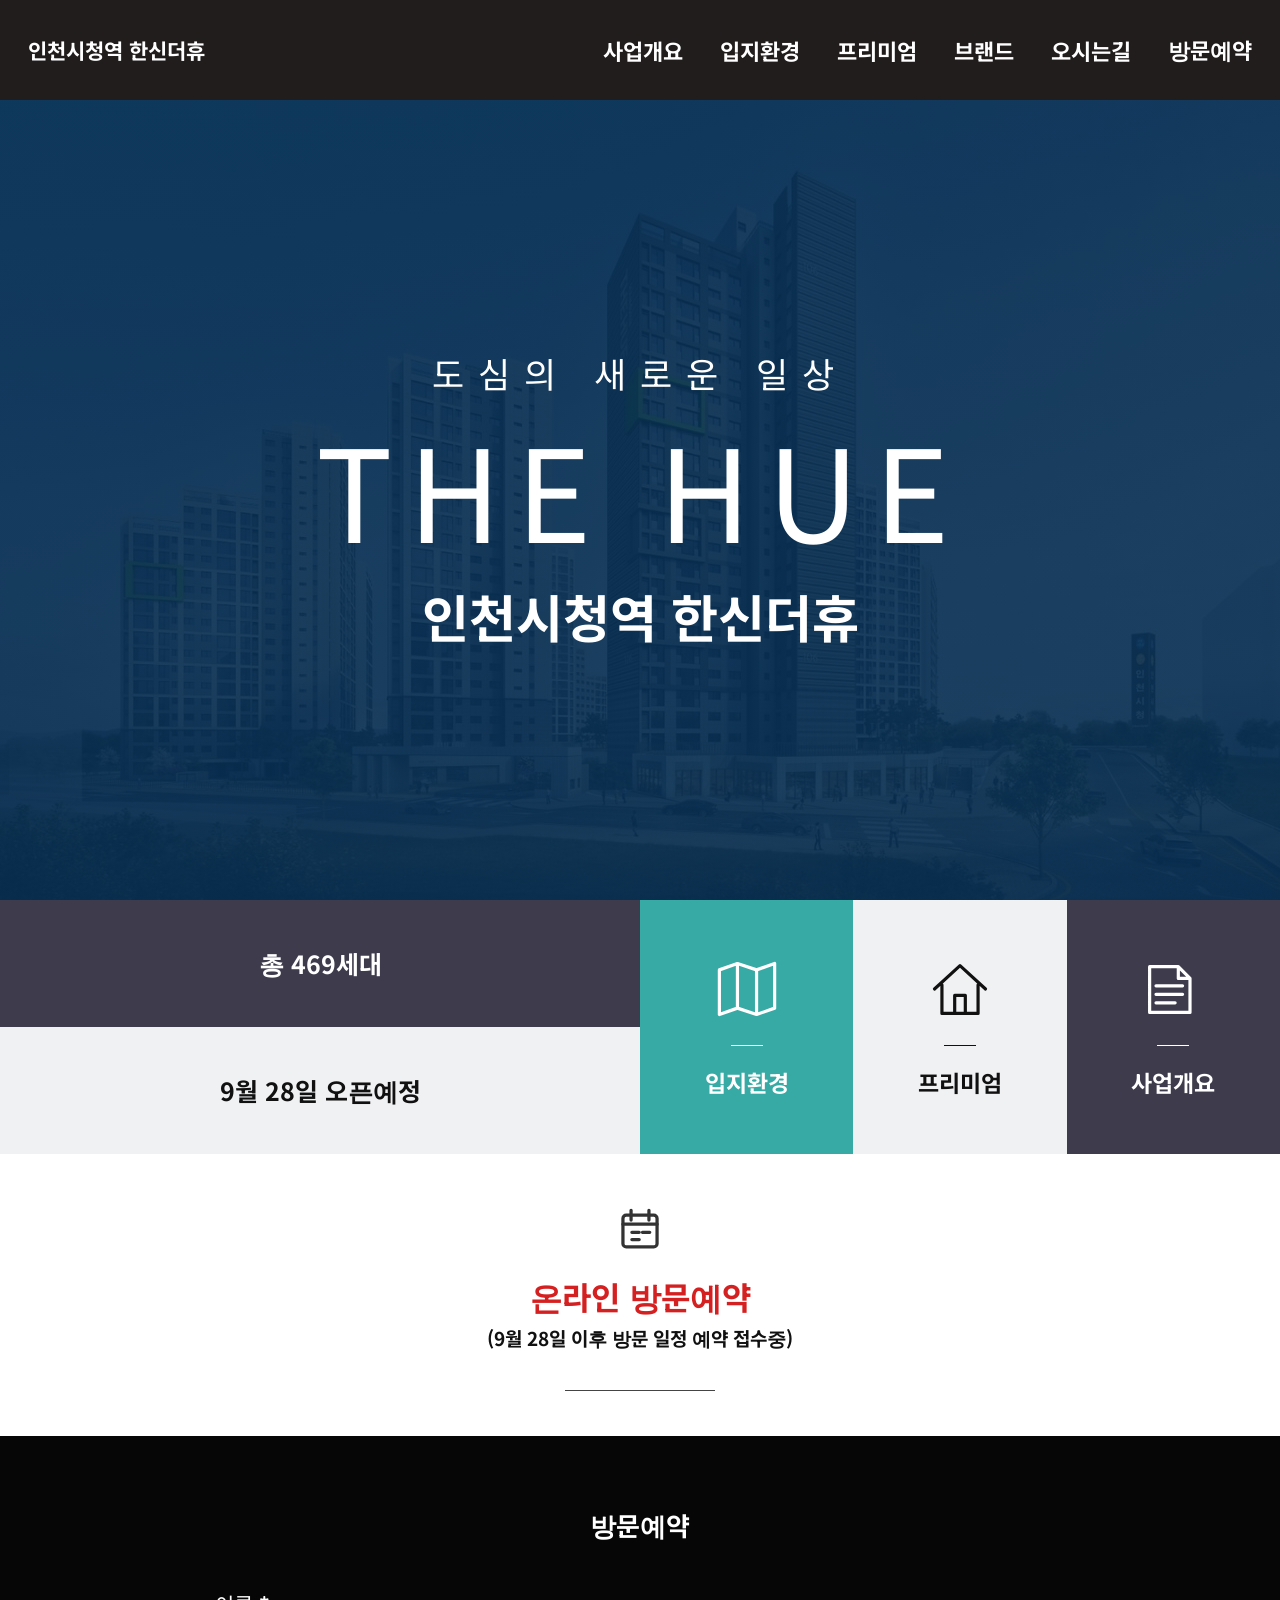
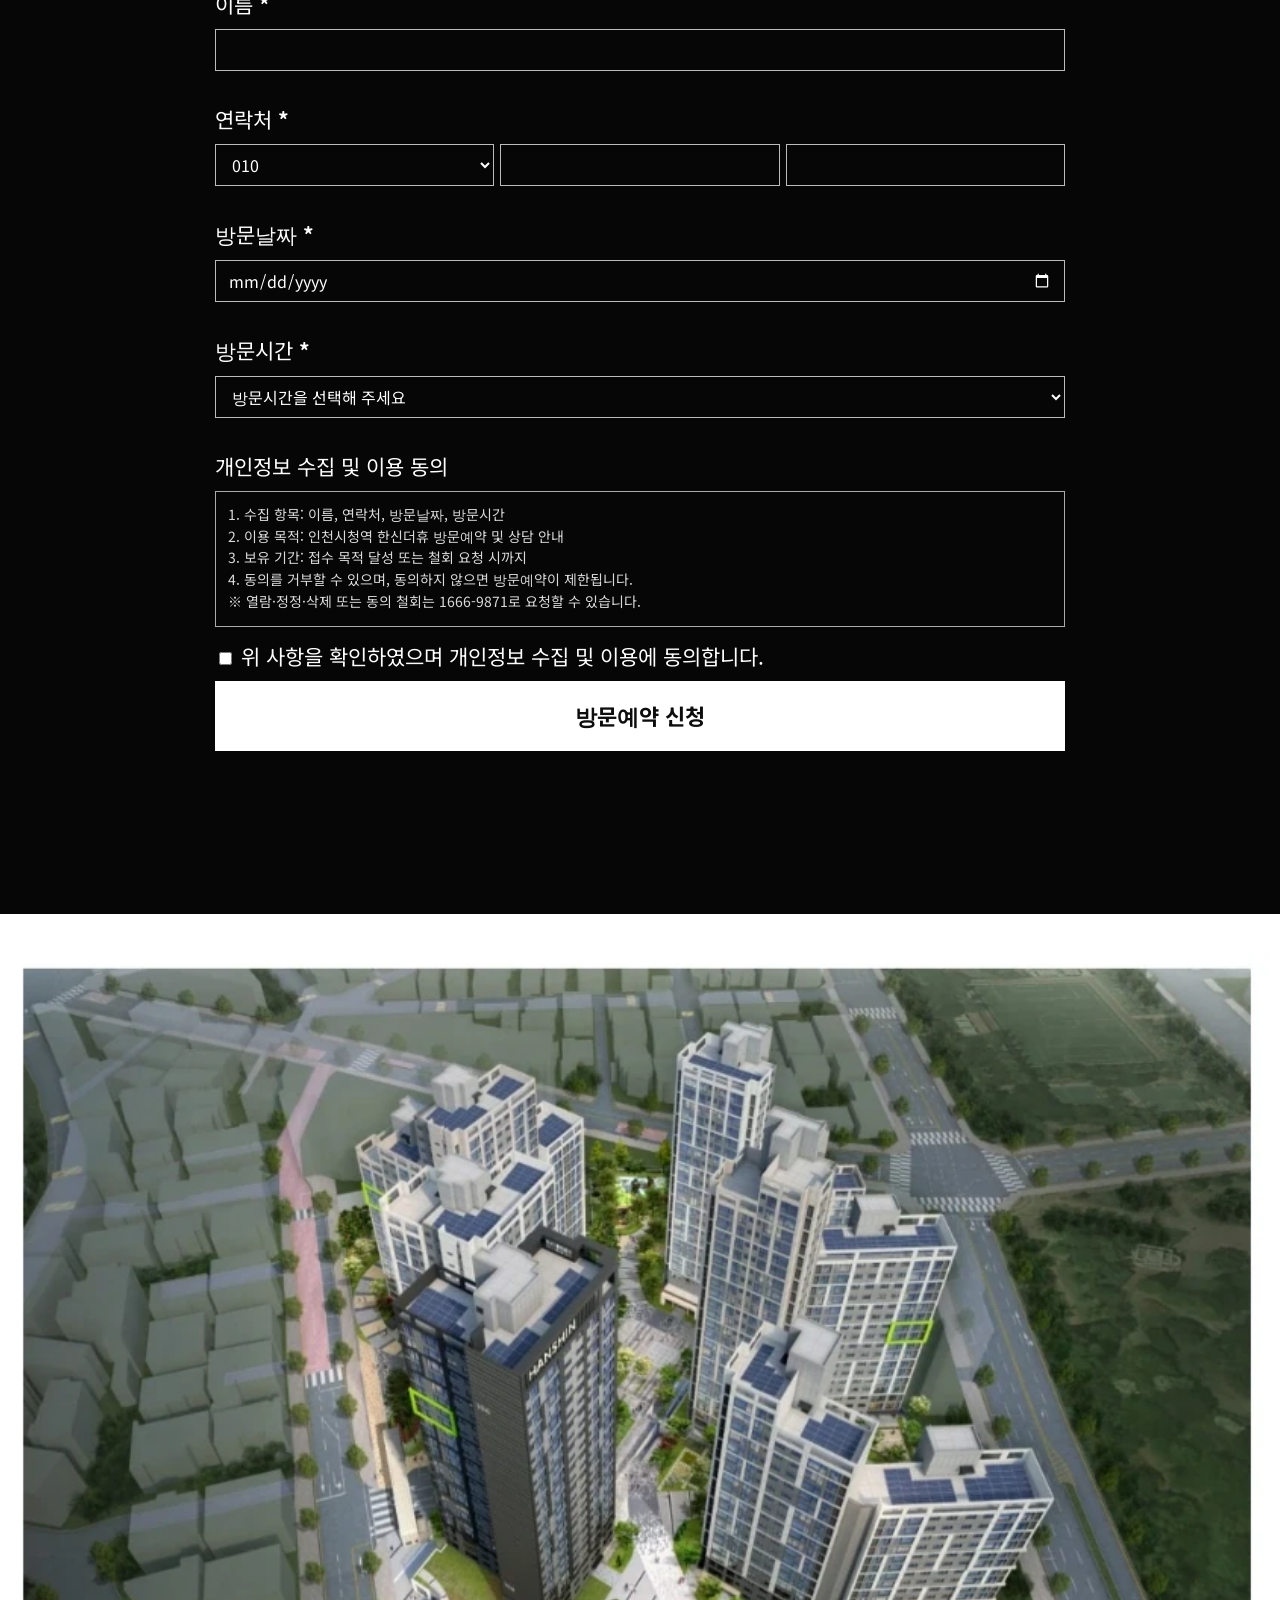
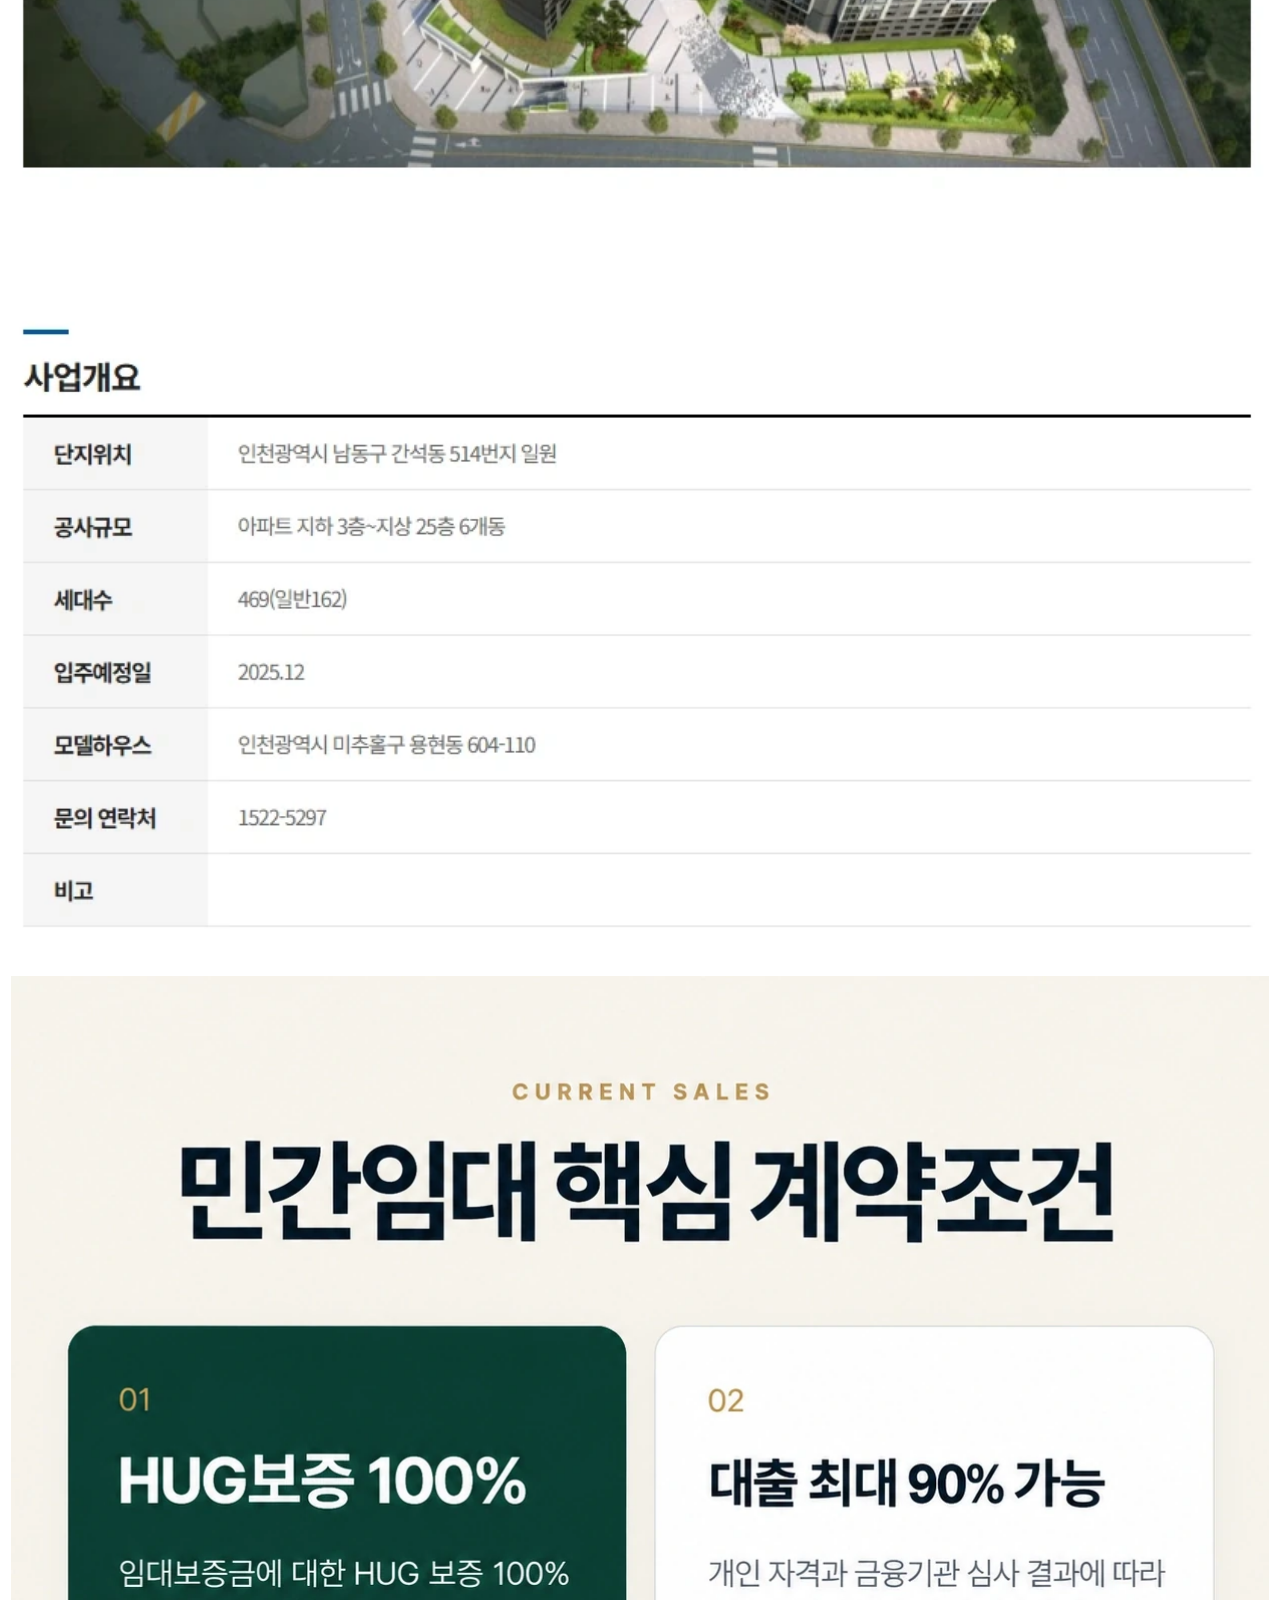
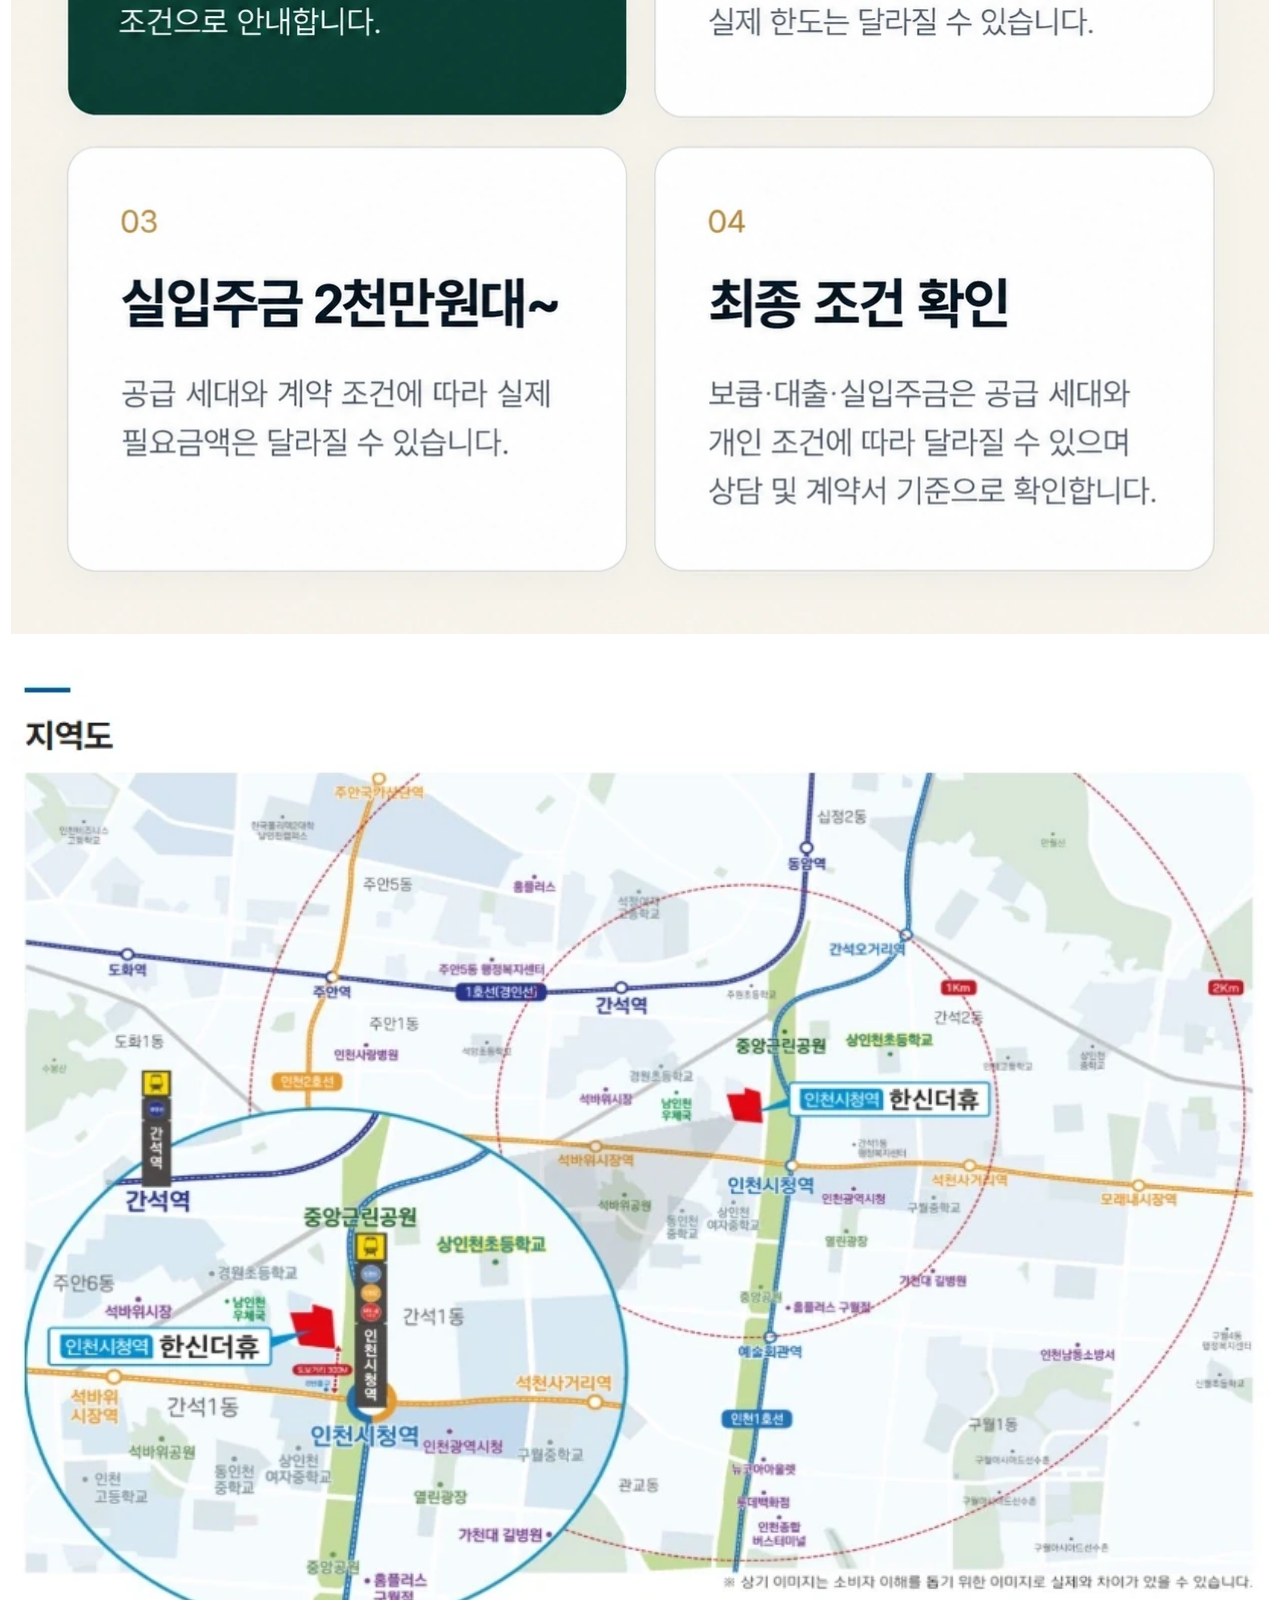
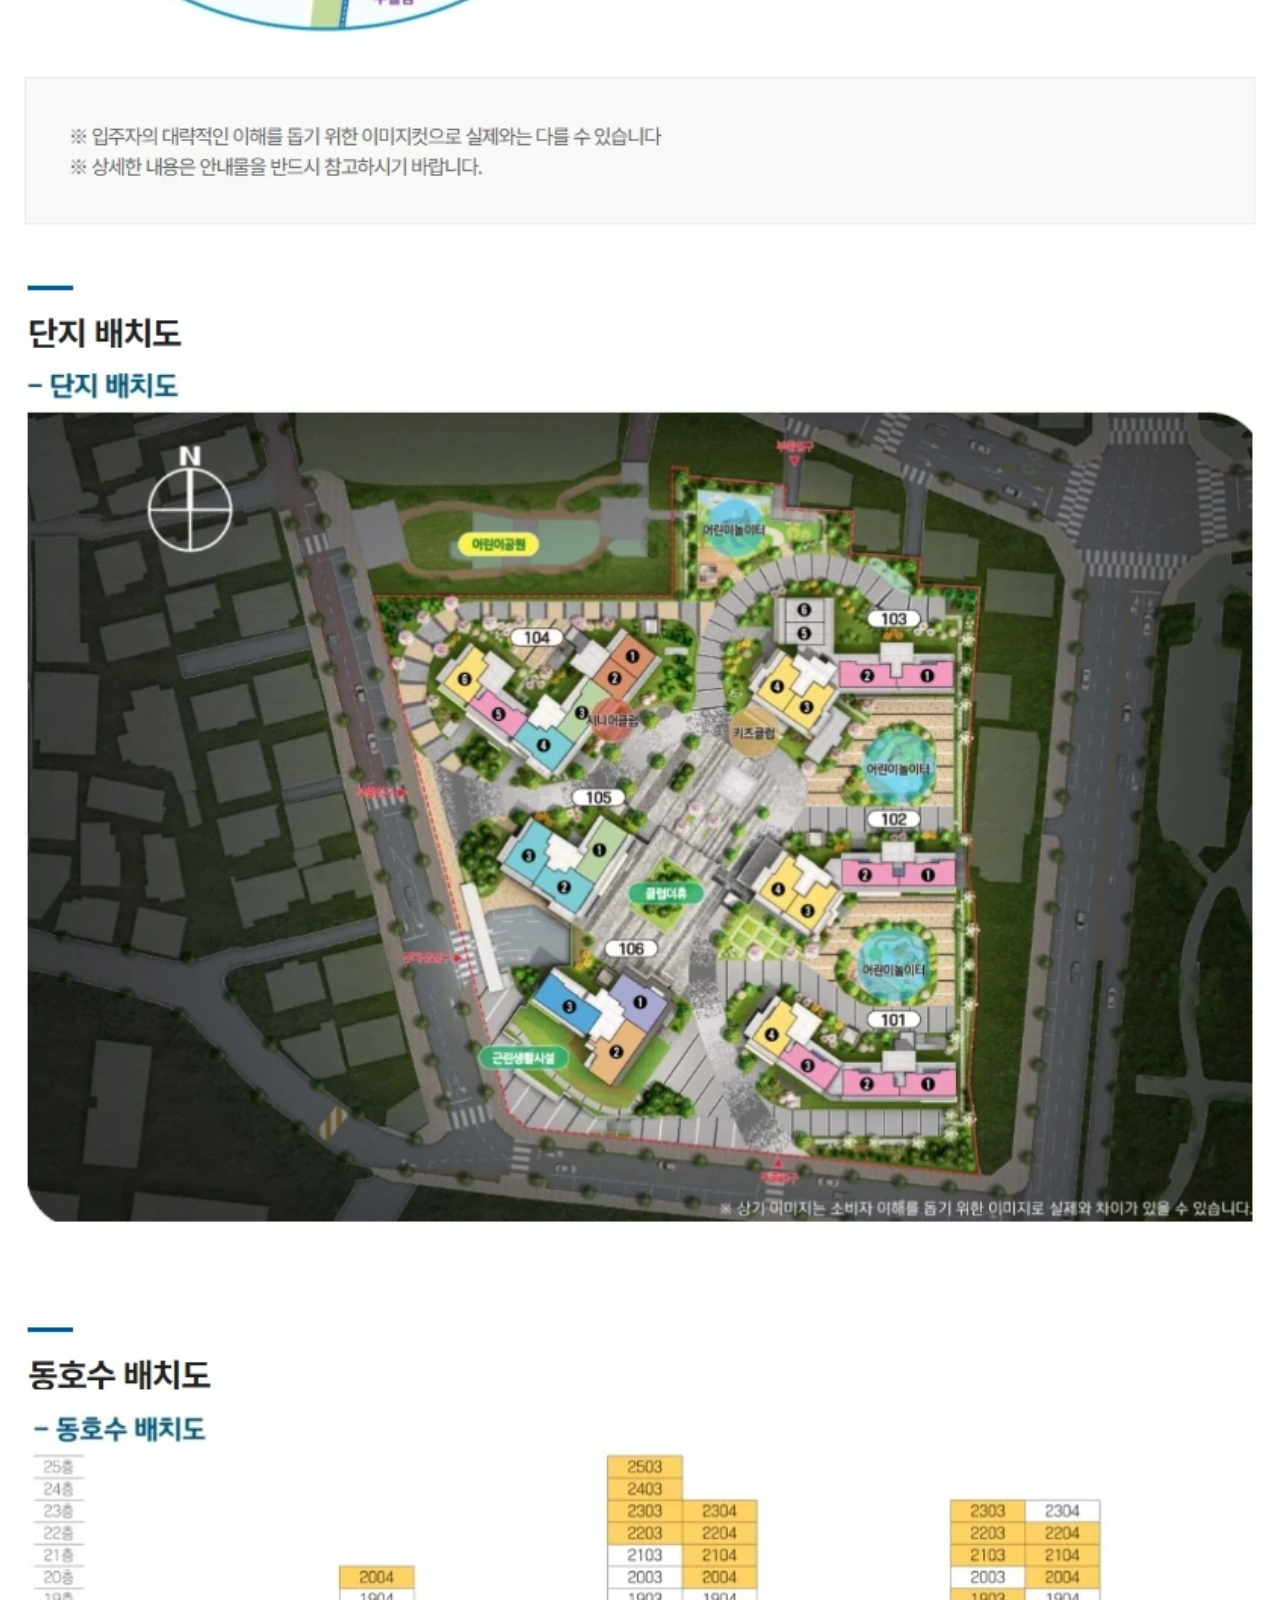
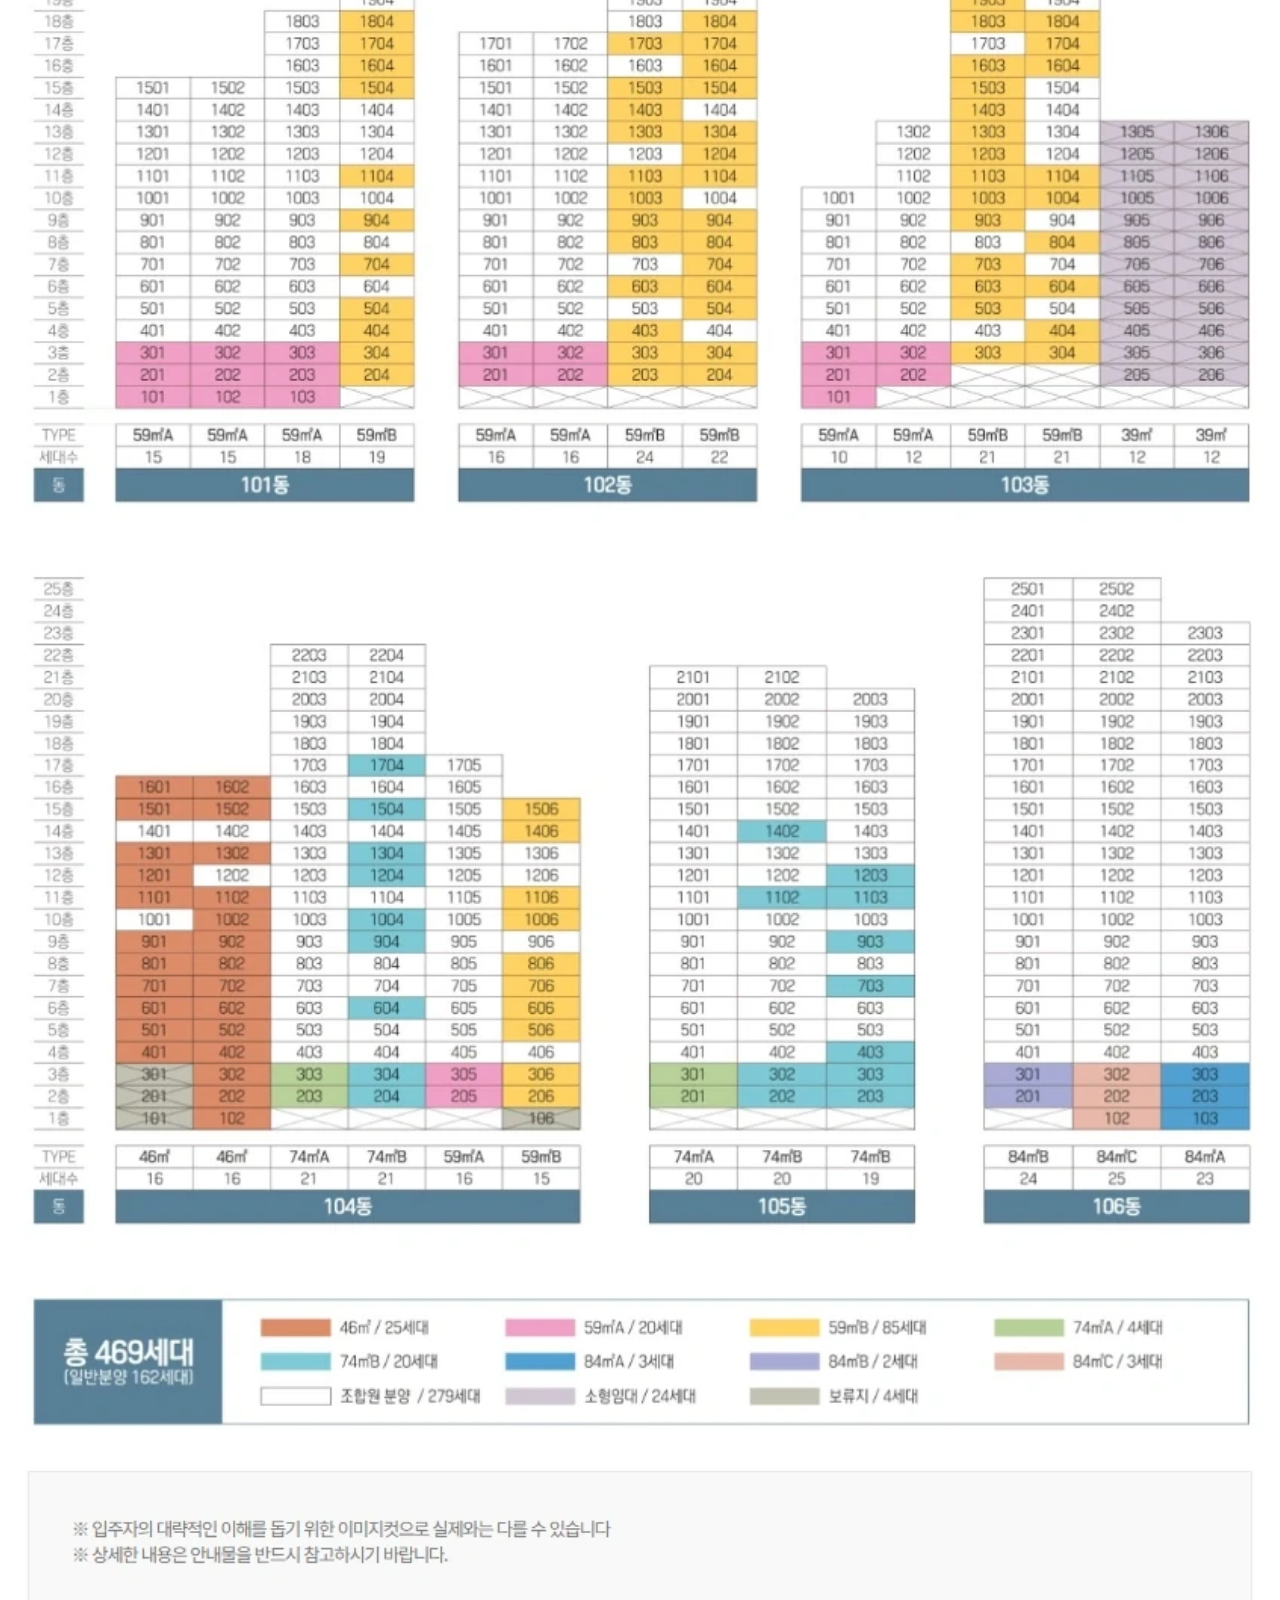
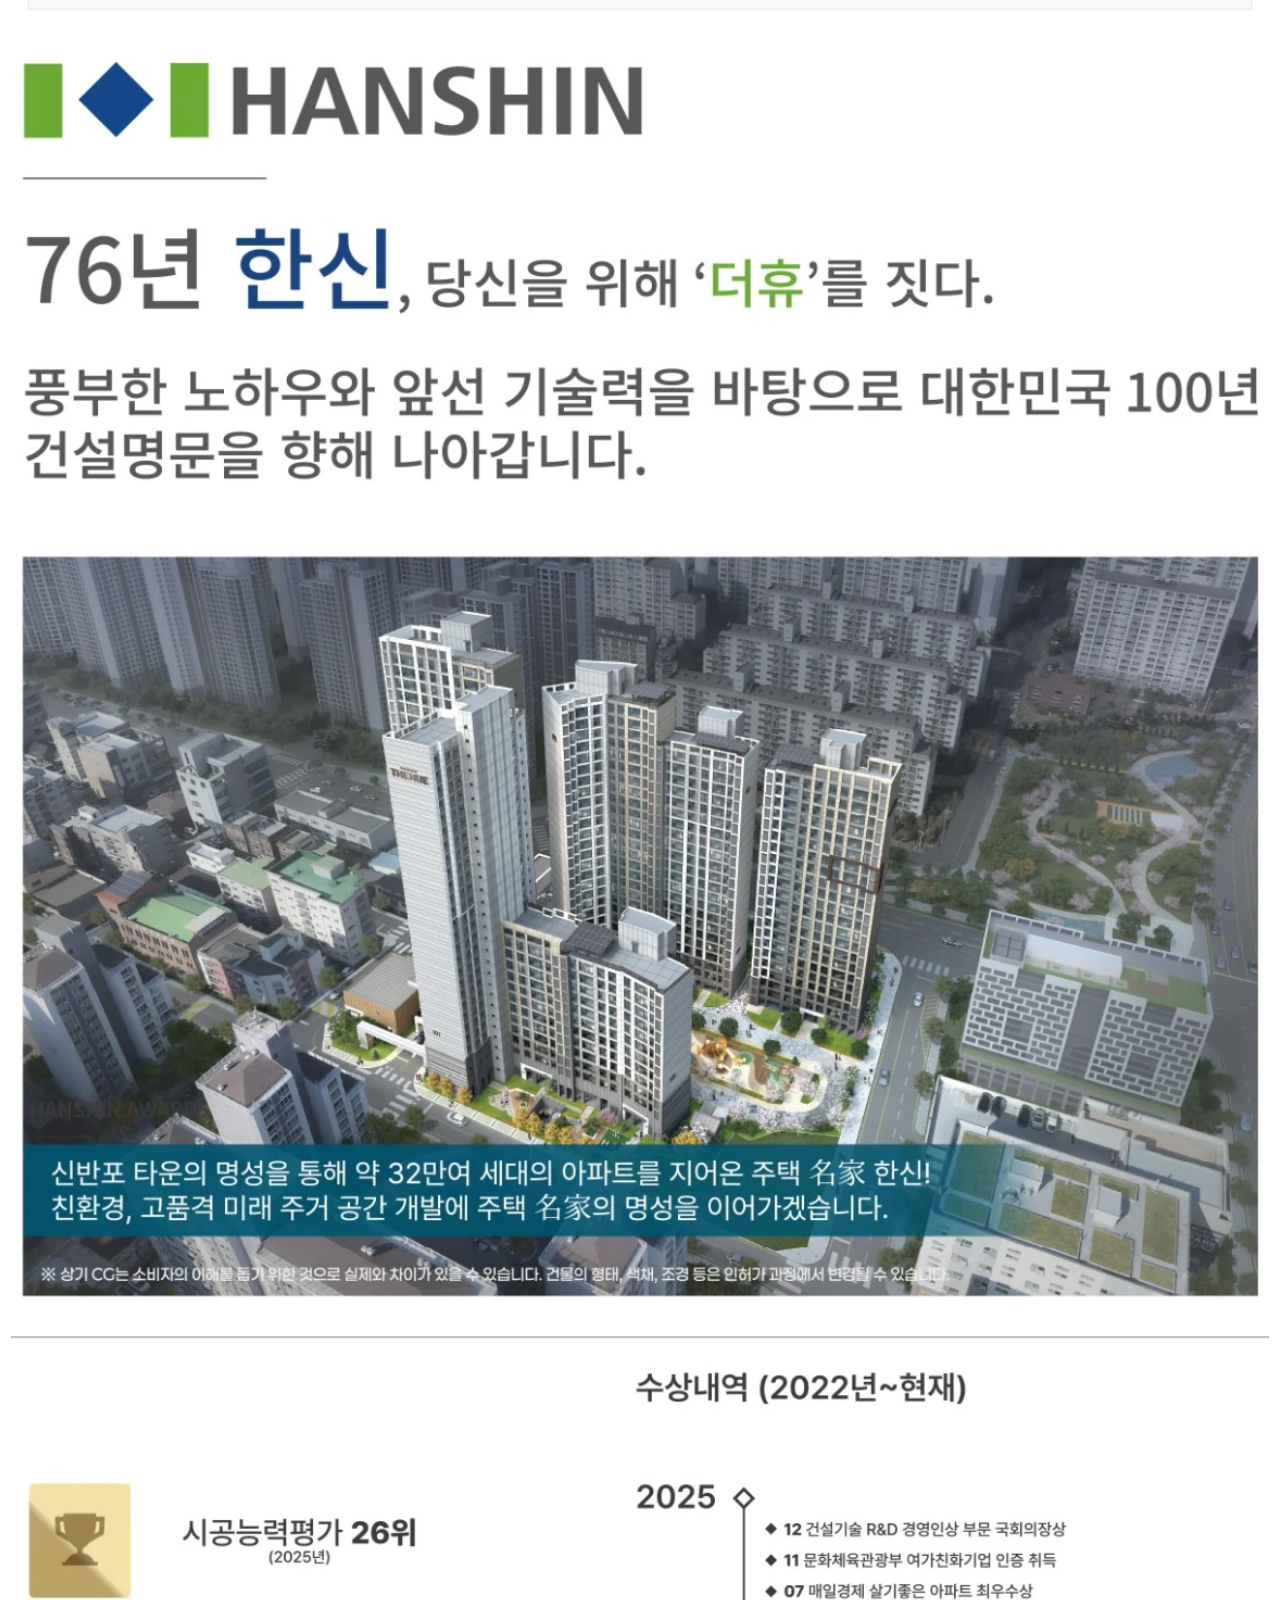
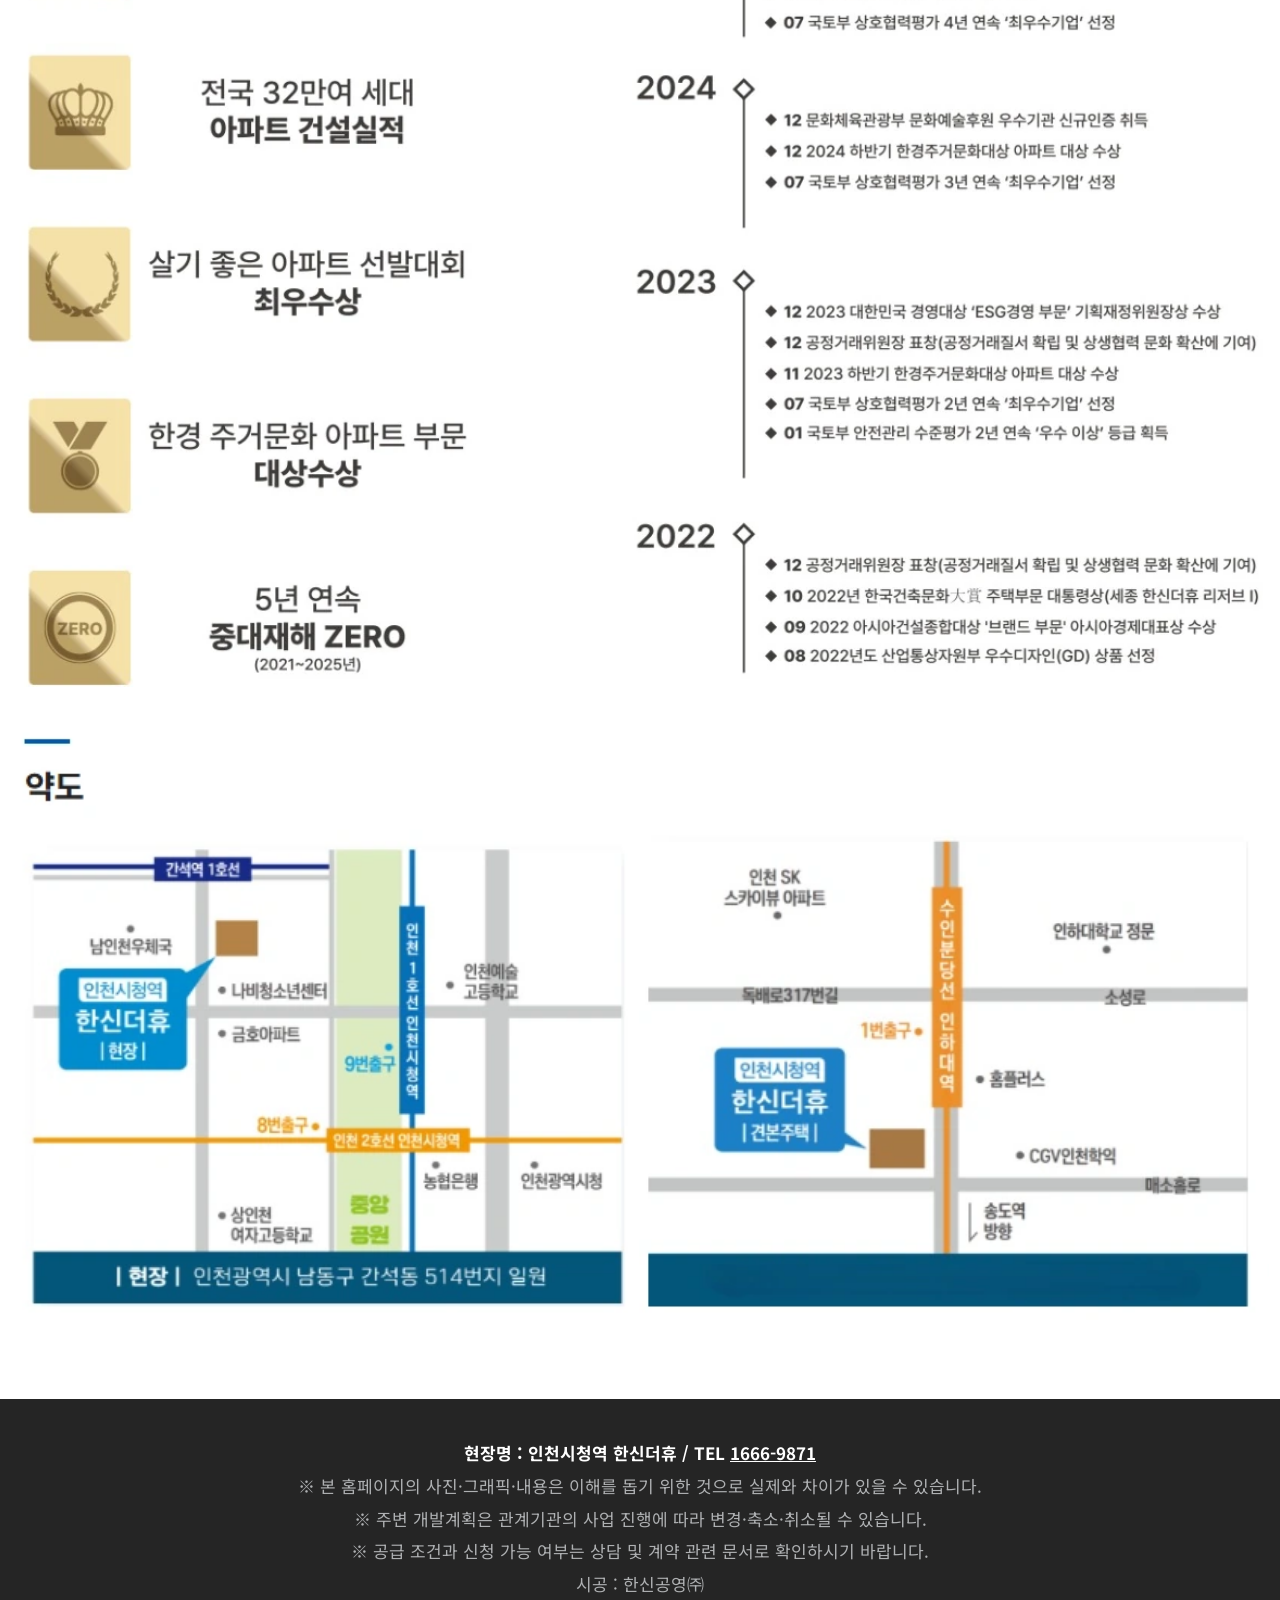
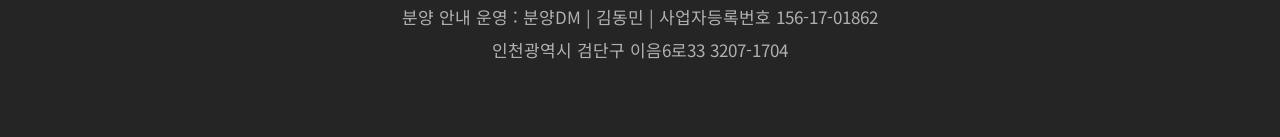
<file: index.html>
<!doctype html><html lang="ko"><head><meta charset="utf-8"><meta name="viewport" content="width=device-width,initial-scale=1"><title>인천시청역 한신더휴</title><meta name="description" content="인천시청역 한신더휴의 사업개요, 입지환경, 프리미엄, 브랜드, 오시는 길과 방문예약 안내."><meta name="robots" content="index,follow,max-image-preview:large,max-snippet:-1,max-video-preview:-1"><meta name="googlebot" content="index,follow,max-image-preview:large"><link rel="canonical" href="https://thehue-incheoncityhall.site/"><link rel="alternate" type="application/rss+xml" title="인천시청역 한신더휴 RSS" href="https://thehue-incheoncityhall.site/rss.xml"><meta property="og:locale" content="ko_KR"><meta property="og:type" content="website"><meta property="og:site_name" content="인천시청역 한신더휴"><meta property="og:title" content="인천시청역 한신더휴"><meta property="og:description" content="인천시청역 한신더휴의 사업개요, 입지환경, 프리미엄, 브랜드, 오시는 길과 방문예약 안내."><meta property="og:url" content="https://thehue-incheoncityhall.site/"><meta property="og:image" content="https://thehue-incheoncityhall.site/assets/overview-official.png"><meta name="twitter:card" content="summary_large_image"><meta name="twitter:title" content="인천시청역 한신더휴"><meta name="twitter:description" content="인천시청역 한신더휴의 사업개요, 입지환경, 프리미엄, 브랜드, 오시는 길과 방문예약 안내."><meta name="twitter:image" content="https://thehue-incheoncityhall.site/assets/overview-official.png"><script type="application/ld+json">{"@context":"https://schema.org","@graph":[{"@type":"WebSite","@id":"https://thehue-incheoncityhall.site/#website","url":"https://thehue-incheoncityhall.site/","name":"인천시청역 한신더휴","inLanguage":"ko-KR"},{"@type":"WebPage","@id":"https://thehue-incheoncityhall.site/#webpage","url":"https://thehue-incheoncityhall.site/","name":"인천시청역 한신더휴","description":"인천시청역 한신더휴의 사업개요, 입지환경, 프리미엄, 브랜드, 오시는 길과 방문예약 안내.","isPartOf":{"@id":"https://thehue-incheoncityhall.site/#website"},"inLanguage":"ko-KR","about":{"@type":"Place","name":"인천시청역 한신더휴"},"primaryImageOfPage":{"@type":"ImageObject","url":"https://thehue-incheoncityhall.site/assets/overview-official.png","width":830,"height":1049,"encodingFormat":"image/png"}},{"@type":"BreadcrumbList","itemListElement":[{"@type":"ListItem","position":1,"name":"인천시청역 한신더휴","item":"https://thehue-incheoncityhall.site/"}]}]}</script><link rel="stylesheet" href="/styles.css"><link rel="icon" href="/assets/brand-favicons/hanshin-20261003.png" type="image/png"/><link rel="shortcut icon" href="/assets/brand-favicons/hanshin-20261003.ico"/><meta property="og:image:width" content="830"><meta property="og:image:height" content="1049"><meta property="og:image:type" content="image/png"></head><body><header class="site-header"><a class="brand-name" href="/">인천시청역 한신더휴</a><nav class="nav" aria-label="주요 메뉴"><a href="/info">사업개요</a><a href="/3">입지환경</a><a href="/4">프리미엄</a><a href="/7">브랜드</a><a href="/5">오시는길</a><a href="/6">방문예약</a></nav><button class="menu-toggle" aria-label="메뉴 열기" aria-expanded="false">☰</button></header><main><section class="hero"><div><p class="overline">도심의 새로운 일상</p><p class="latin">THE HUE</p><h1 class="project">인천시청역 한신더휴</h1></div></section><section class="home-shortcuts" aria-label="주요 안내"><div class="status-tiles"><div class="households">총 469세대</div><div class="open-date">9월 28일 오픈예정</div></div><a class="shortcut shortcut-location" href="/3"><svg viewBox="0 0 64 64" aria-hidden="true"><path d="M6 14l17-6 18 6 17-6v42l-17 6-18-6-17 6zM23 8v42m18-36v42"/></svg><span>입지환경</span></a><a class="shortcut shortcut-premium" href="/4"><svg viewBox="0 0 64 64" aria-hidden="true"><path d="M8 32L32 10l24 22M15 28v27h34V28M27 55V38h10v17"/></svg><span>프리미엄</span></a><a class="shortcut shortcut-overview" href="/info"><svg viewBox="0 0 64 64" aria-hidden="true"><path d="M10 11h27l11 11v32H10zM37 11v11h11M16 29h25M16 37h25M16 45h18"/></svg><span>사업개요</span></a></section><section class="reservation-intro" aria-labelledby="reserve-title"><svg class="reservation-icon" viewBox="0 0 64 64" aria-hidden="true"><rect x="11" y="15" width="42" height="39" rx="4" fill="none" stroke="currentColor" stroke-width="4"/><path d="M11 26h42M21 9v12M43 9v12M22 36h9M35 36h9M22 45h9" fill="none" stroke="currentColor" stroke-width="4" stroke-linecap="round"/></svg><h2 id="reserve-title">온라인 방문예약</h2><p>(9월 28일 이후 방문 일정 예약 접수중)</p><span class="intro-rule" aria-hidden="true"></span></section><section class="lead-section" id="reservation"><form class="lead-form" method="post" action="/api/interest"><h2>방문예약</h2><input type="hidden" name="site" value="인천시청역 한신더휴"><input class="bot-field" type="text" name="website" tabindex="-1" autocomplete="off" aria-hidden="true"><div class="field"><label for="name">이름 <b>*</b></label><input id="name" name="name" autocomplete="name" maxlength="40" required></div><div class="field"><label for="phone1">연락처 <b>*</b></label><div class="phone-parts"><select id="phone1" data-phone aria-label="연락처 앞자리"><option value="010">010</option></select><input data-phone aria-label="연락처 가운데 자리" inputmode="numeric" maxlength="4" pattern="[0-9]{4}" required><input data-phone aria-label="연락처 마지막 자리" inputmode="numeric" maxlength="4" pattern="[0-9]{4}" required></div></div><div class="field"><label for="visit-date">방문날짜 <b>*</b></label><input id="visit-date" name="visit_date" type="date" min="2026-09-28" required></div><div class="field"><label for="visit-time">방문시간 <b>*</b></label><select id="visit-time" name="visit_time" required><option value="">방문시간을 선택해 주세요</option><option value="10:00">오전 10시</option><option value="10:30">오전 10시 30분</option><option value="11:00">오전 11시</option><option value="11:30">오전 11시 30분</option><option value="12:00">오후 12시</option><option value="12:30">오후 12시 30분</option><option value="13:00">오후 1시</option><option value="13:30">오후 1시 30분</option><option value="14:00">오후 2시</option><option value="14:30">오후 2시 30분</option><option value="15:00">오후 3시</option><option value="15:30">오후 3시 30분</option><option value="16:00">오후 4시</option><option value="16:30">오후 4시 30분</option><option value="17:00">오후 5시</option><option value="17:30">오후 5시 30분</option><option value="18:00">오후 6시</option></select></div><div class="field"><label>개인정보 수집 및 이용 동의</label><div class="consent-text">1. 수집 항목: 이름, 연락처, 방문날짜, 방문시간<br>2. 이용 목적: 인천시청역 한신더휴 방문예약 및 상담 안내<br>3. 보유 기간: 접수 목적 달성 또는 철회 요청 시까지<br>4. 동의를 거부할 수 있으며, 동의하지 않으면 방문예약이 제한됩니다.<br>※ 열람·정정·삭제 또는 동의 철회는 1666-9871로 요청할 수 있습니다.</div><label class="agree"><input type="checkbox" name="consent" value="yes" required> 위 사항을 확인하였으며 개인정보 수집 및 이용에 동의합니다.</label><button class="form-submit" type="submit">방문예약 신청</button><p class="form-status" role="status" aria-live="polite"></p></div></form></section><div class="stack home-posters"><img src="/assets/overview-official.webp" alt="조감도와 사업개요" width="830" height="1049" loading="lazy" decoding="async"><img src="/assets/terms-grid.webp" alt="민간임대 핵심 계약조건" width="1254" height="1254" loading="lazy" decoding="async"><img src="/assets/location-official.webp" alt="인천시청역 한신더휴 지역도" width="828" height="770" loading="lazy" decoding="async"><img src="/assets/siteplan-official.webp" alt="단지 배치도와 동호수 배치도" width="832" height="1955" loading="lazy" decoding="async"><img src="/assets/brand-official.webp" alt="한신공영 브랜드 소개" width="1158" height="2048" loading="lazy" decoding="async"><img src="/assets/directions-official.webp" alt="오시는 길 약도" width="833" height="397" loading="lazy" decoding="async"></div></main><footer class="site-footer"><p><strong>현장명 : 인천시청역 한신더휴 / TEL <a href="tel:16669871">1666-9871</a></strong></p><p>※ 본 홈페이지의 사진·그래픽·내용은 이해를 돕기 위한 것으로 실제와 차이가 있을 수 있습니다.</p><p>※ 주변 개발계획은 관계기관의 사업 진행에 따라 변경·축소·취소될 수 있습니다.</p><p>※ 공급 조건과 신청 가능 여부는 상담 및 계약 관련 문서로 확인하시기 바랍니다.</p><p>시공 : 한신공영㈜</p><p>분양 안내 운영 : 분양DM | 김동민 | 사업자등록번호 156-17-01862</p><p>인천광역시 검단구 이음6로33 3207-1704</p></footer><div class="zoom-modal" role="dialog" aria-modal="true" aria-label="지역도 크게 보기"><button type="button" aria-label="닫기">×</button><img alt="지역도 확대 이미지"></div><script src="/site.js?v=20260924-reserve-open" defer></script><script defer src="/card-motion.js"></script></body></html>
</file>
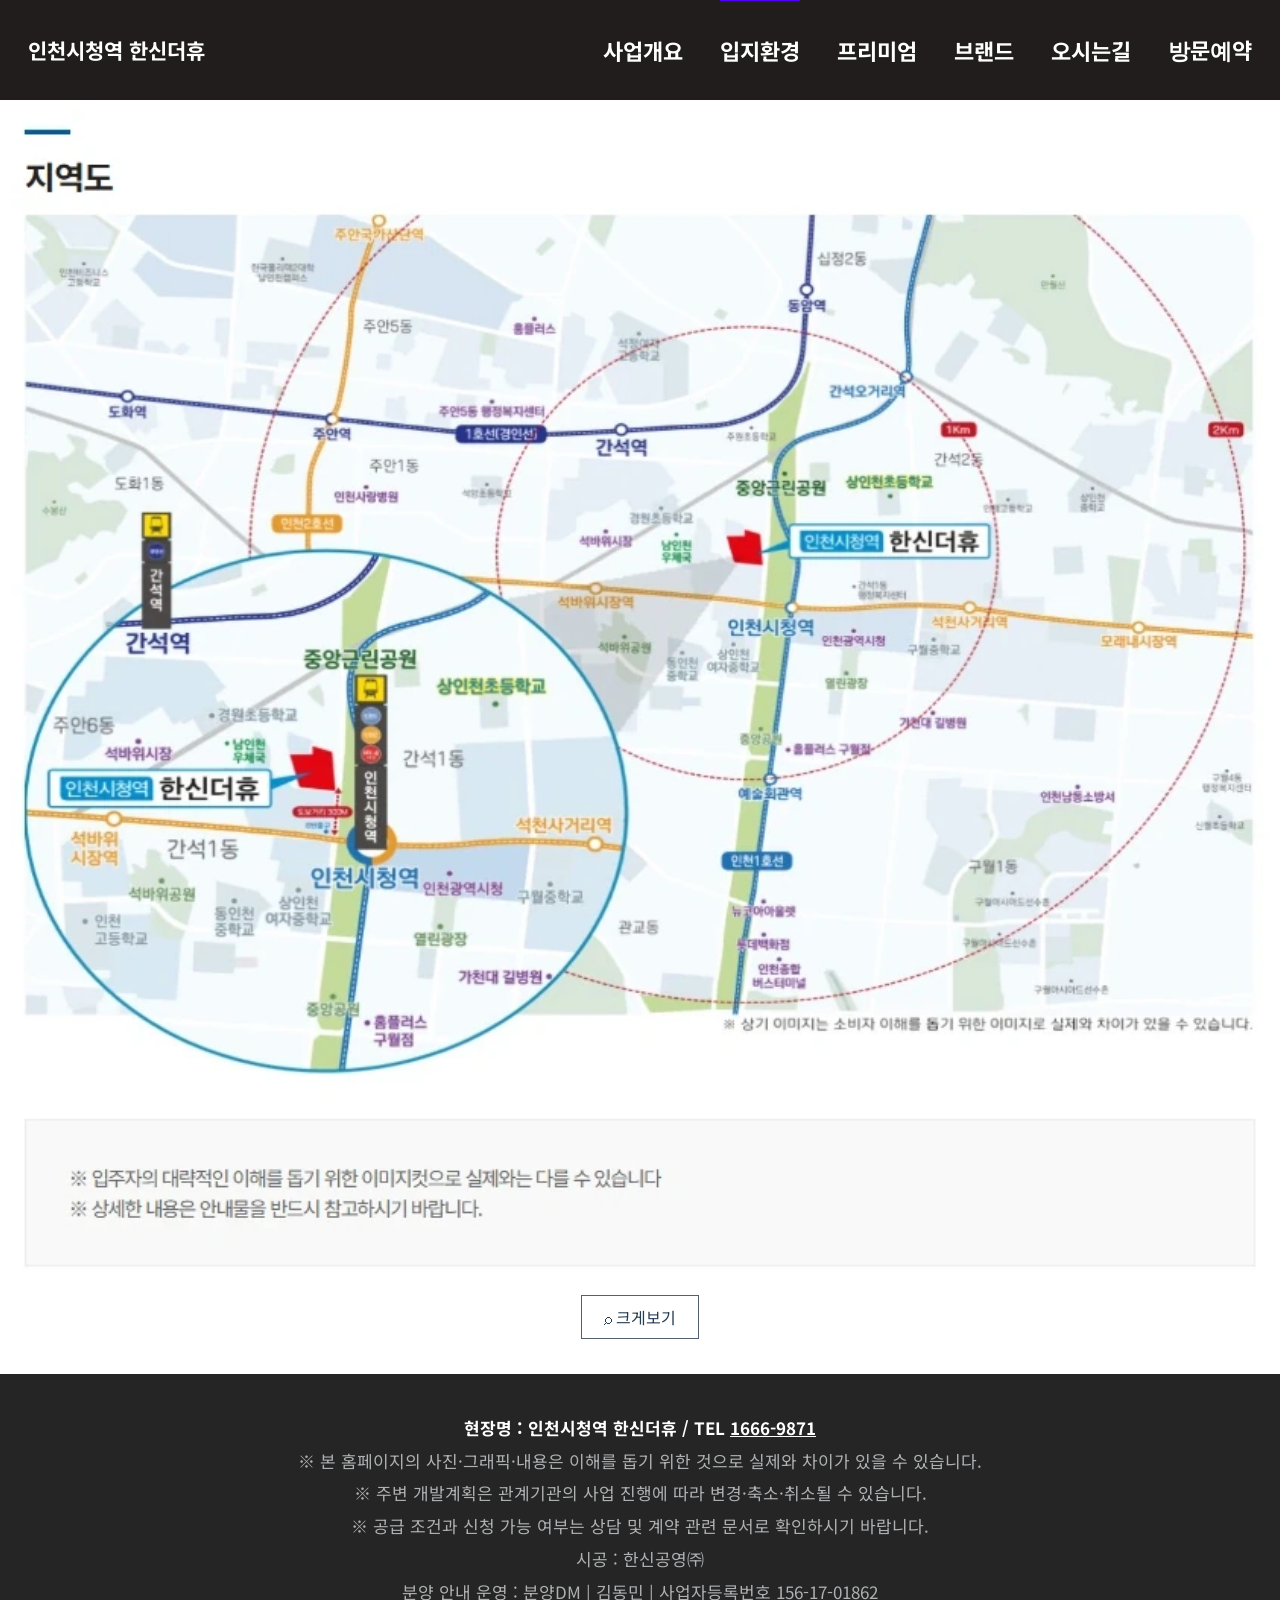
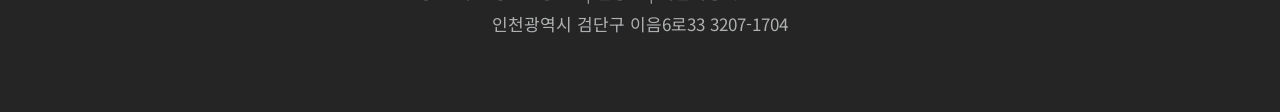
<file: 3/index.html>
<!doctype html><html lang="ko"><head><meta charset="utf-8"><meta name="viewport" content="width=device-width,initial-scale=1"><title>입지환경 | 인천시청역 한신더휴</title><meta name="description" content="인천시청역 한신더휴의 사업개요, 입지환경, 프리미엄, 브랜드, 오시는 길과 방문예약 안내."><meta name="robots" content="index,follow,max-image-preview:large,max-snippet:-1,max-video-preview:-1"><meta name="googlebot" content="index,follow,max-image-preview:large"><link rel="canonical" href="https://thehue-incheoncityhall.site/3/"><link rel="alternate" type="application/rss+xml" title="인천시청역 한신더휴 RSS" href="https://thehue-incheoncityhall.site/rss.xml"><meta property="og:locale" content="ko_KR"><meta property="og:type" content="website"><meta property="og:site_name" content="인천시청역 한신더휴"><meta property="og:title" content="입지환경 | 인천시청역 한신더휴"><meta property="og:description" content="인천시청역 한신더휴의 사업개요, 입지환경, 프리미엄, 브랜드, 오시는 길과 방문예약 안내."><meta property="og:url" content="https://thehue-incheoncityhall.site/3/"><meta property="og:image" content="https://thehue-incheoncityhall.site/assets/overview-official.png"><meta name="twitter:card" content="summary_large_image"><meta name="twitter:title" content="입지환경 | 인천시청역 한신더휴"><meta name="twitter:description" content="인천시청역 한신더휴의 사업개요, 입지환경, 프리미엄, 브랜드, 오시는 길과 방문예약 안내."><meta name="twitter:image" content="https://thehue-incheoncityhall.site/assets/overview-official.png"><script type="application/ld+json">{"@context":"https://schema.org","@graph":[{"@type":"WebSite","@id":"https://thehue-incheoncityhall.site/#website","url":"https://thehue-incheoncityhall.site/","name":"인천시청역 한신더휴","inLanguage":"ko-KR"},{"@type":"WebPage","@id":"https://thehue-incheoncityhall.site/3/#webpage","url":"https://thehue-incheoncityhall.site/3/","name":"입지환경 | 인천시청역 한신더휴","description":"인천시청역 한신더휴의 사업개요, 입지환경, 프리미엄, 브랜드, 오시는 길과 방문예약 안내.","isPartOf":{"@id":"https://thehue-incheoncityhall.site/#website"},"inLanguage":"ko-KR","about":{"@type":"Place","name":"인천시청역 한신더휴"},"primaryImageOfPage":{"@type":"ImageObject","url":"https://thehue-incheoncityhall.site/assets/overview-official.png","width":830,"height":1049,"encodingFormat":"image/png"}},{"@type":"BreadcrumbList","itemListElement":[{"@type":"ListItem","position":1,"name":"인천시청역 한신더휴","item":"https://thehue-incheoncityhall.site/"},{"@type":"ListItem","position":2,"name":"입지환경","item":"https://thehue-incheoncityhall.site/3/"}]}]}</script><link rel="stylesheet" href="/styles.css"><link rel="icon" href="/assets/brand-favicons/hanshin-20261003.png" type="image/png"/><link rel="shortcut icon" href="/assets/brand-favicons/hanshin-20261003.ico"/><meta property="og:image:width" content="830"><meta property="og:image:height" content="1049"><meta property="og:image:type" content="image/png"></head><body><header class="site-header"><a class="brand-name" href="/">인천시청역 한신더휴</a><nav class="nav" aria-label="주요 메뉴"><a href="/info">사업개요</a><a href="/3" aria-current="page">입지환경</a><a href="/4">프리미엄</a><a href="/7">브랜드</a><a href="/5">오시는길</a><a href="/6">방문예약</a></nav><button class="menu-toggle" aria-label="메뉴 열기" aria-expanded="false">☰</button></header><main><section class="stack poster-page"><img src="/assets/location-official.webp" alt="인천시청역 한신더휴 지역도" width="828" height="770" loading="eager" fetchpriority="high" decoding="async"><button class="map-zoom" type="button" data-zoom="/assets/location-official.webp">⌕ 크게보기</button></section></main><footer class="site-footer"><p><strong>현장명 : 인천시청역 한신더휴 / TEL <a href="tel:16669871">1666-9871</a></strong></p><p>※ 본 홈페이지의 사진·그래픽·내용은 이해를 돕기 위한 것으로 실제와 차이가 있을 수 있습니다.</p><p>※ 주변 개발계획은 관계기관의 사업 진행에 따라 변경·축소·취소될 수 있습니다.</p><p>※ 공급 조건과 신청 가능 여부는 상담 및 계약 관련 문서로 확인하시기 바랍니다.</p><p>시공 : 한신공영㈜</p><p>분양 안내 운영 : 분양DM | 김동민 | 사업자등록번호 156-17-01862</p><p>인천광역시 검단구 이음6로33 3207-1704</p></footer><div class="zoom-modal" role="dialog" aria-modal="true" aria-label="지역도 크게 보기"><button type="button" aria-label="닫기">×</button><img alt="지역도 확대 이미지"></div><script src="/site.js?v=20260924-reserve-open" defer></script></body></html>
</file>
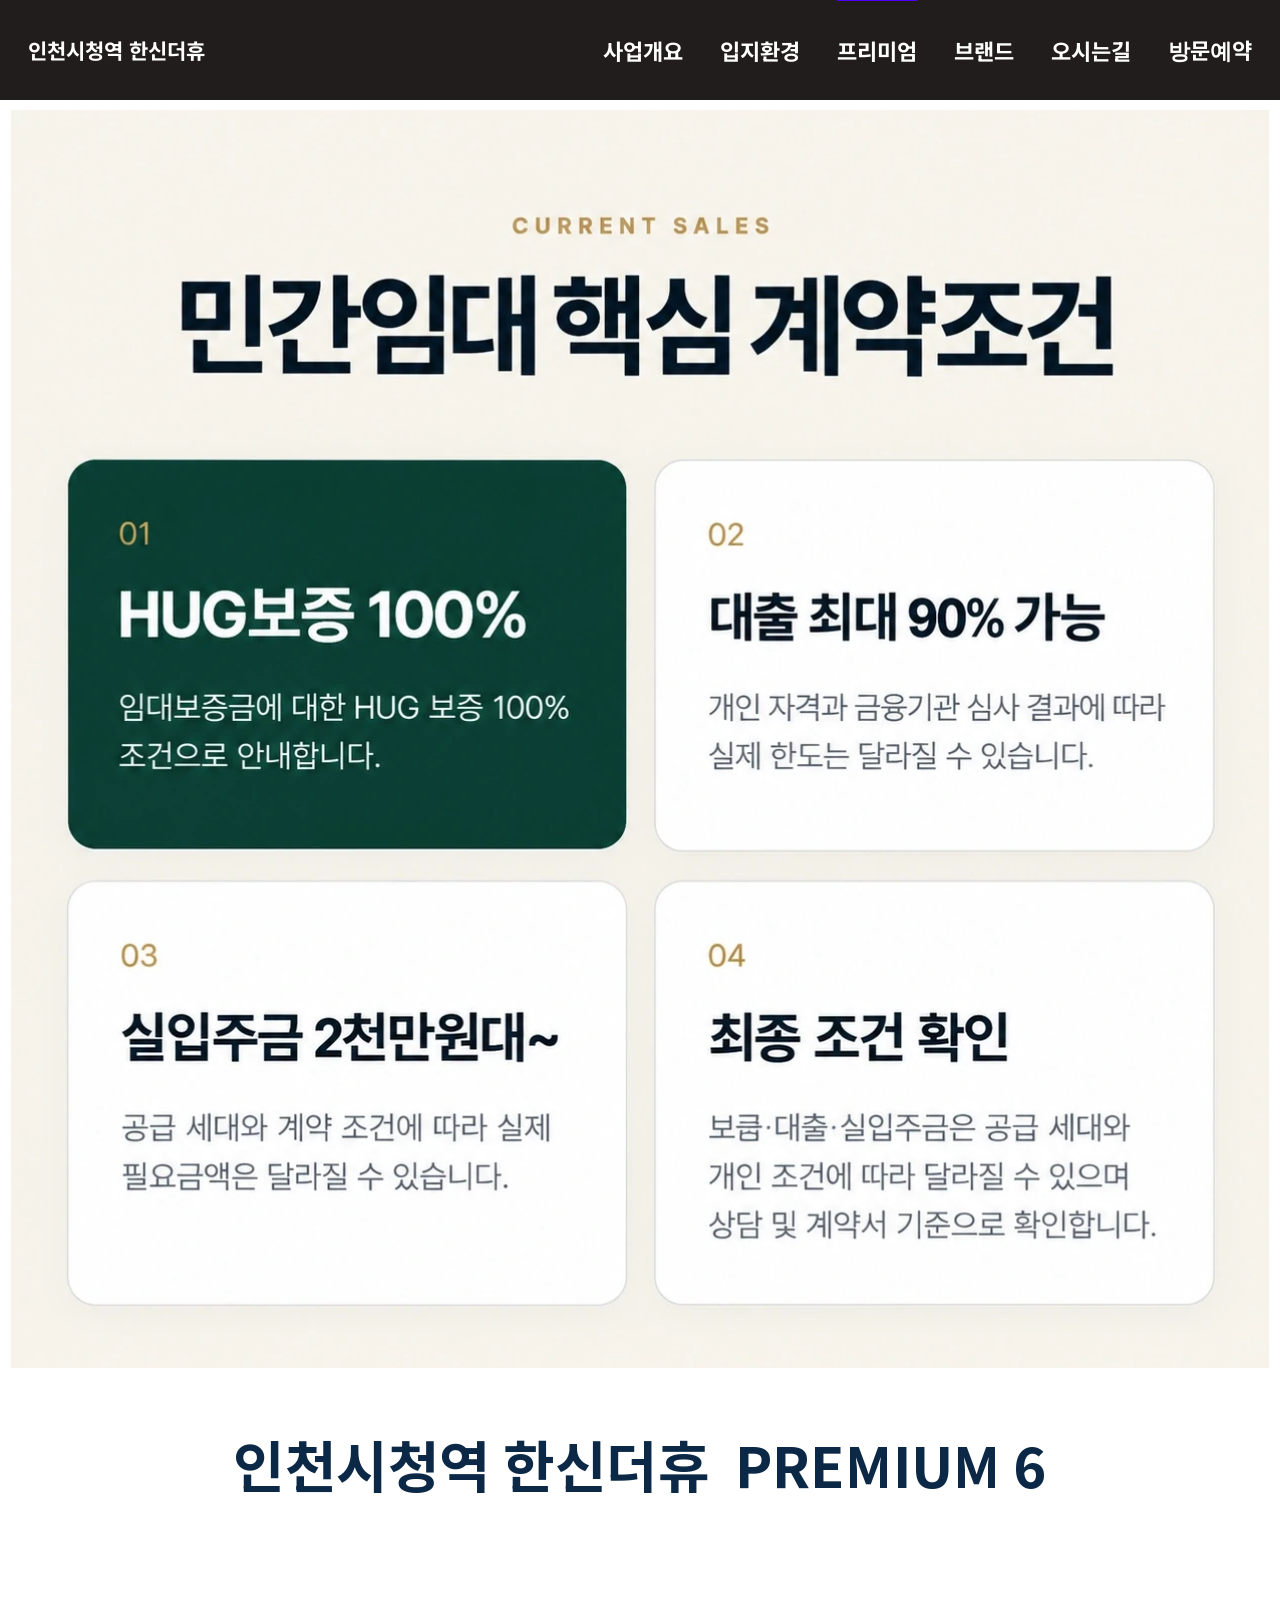
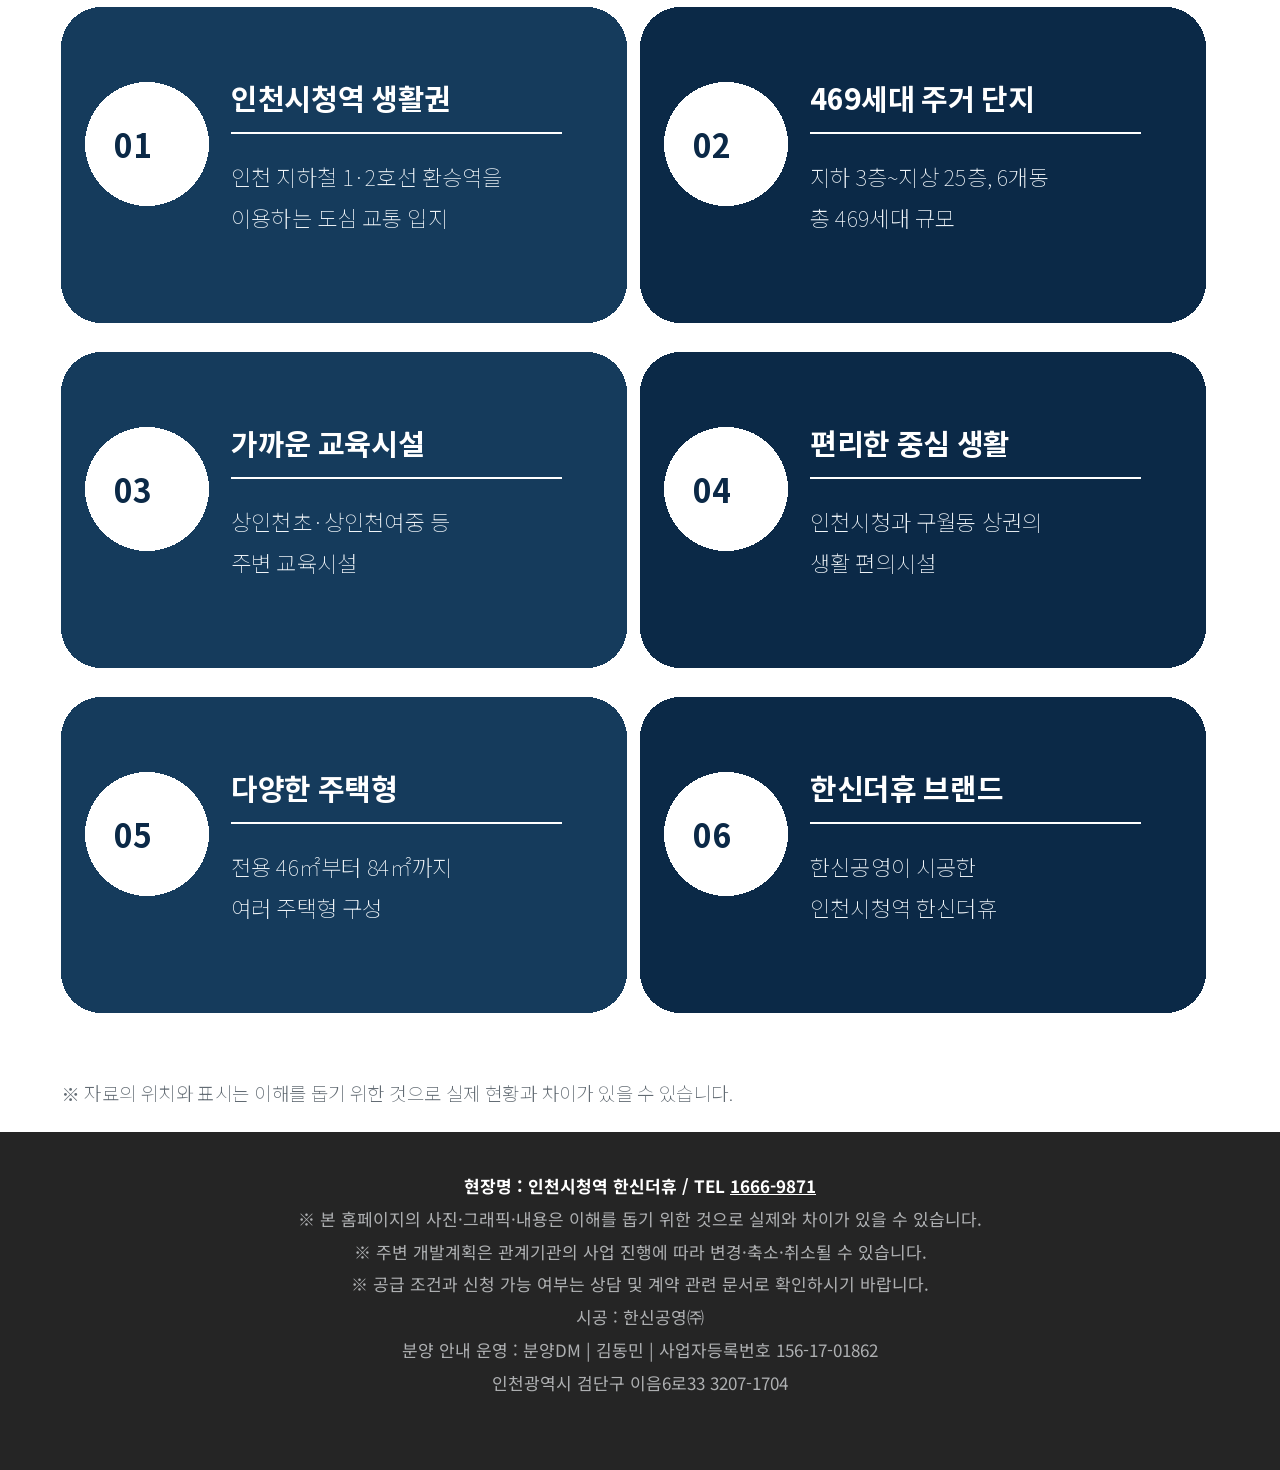
<file: 4/index.html>
<!doctype html><html lang="ko"><head><meta charset="utf-8"><meta name="viewport" content="width=device-width,initial-scale=1"><title>프리미엄 | 인천시청역 한신더휴</title><meta name="description" content="인천시청역 한신더휴의 사업개요, 입지환경, 프리미엄, 브랜드, 오시는 길과 방문예약 안내."><meta name="robots" content="index,follow,max-image-preview:large,max-snippet:-1,max-video-preview:-1"><meta name="googlebot" content="index,follow,max-image-preview:large"><link rel="canonical" href="https://thehue-incheoncityhall.site/4/"><link rel="alternate" type="application/rss+xml" title="인천시청역 한신더휴 RSS" href="https://thehue-incheoncityhall.site/rss.xml"><meta property="og:locale" content="ko_KR"><meta property="og:type" content="website"><meta property="og:site_name" content="인천시청역 한신더휴"><meta property="og:title" content="프리미엄 | 인천시청역 한신더휴"><meta property="og:description" content="인천시청역 한신더휴의 사업개요, 입지환경, 프리미엄, 브랜드, 오시는 길과 방문예약 안내."><meta property="og:url" content="https://thehue-incheoncityhall.site/4/"><meta property="og:image" content="https://thehue-incheoncityhall.site/assets/overview-official.png"><meta name="twitter:card" content="summary_large_image"><meta name="twitter:title" content="프리미엄 | 인천시청역 한신더휴"><meta name="twitter:description" content="인천시청역 한신더휴의 사업개요, 입지환경, 프리미엄, 브랜드, 오시는 길과 방문예약 안내."><meta name="twitter:image" content="https://thehue-incheoncityhall.site/assets/overview-official.png"><script type="application/ld+json">{"@context":"https://schema.org","@graph":[{"@type":"WebSite","@id":"https://thehue-incheoncityhall.site/#website","url":"https://thehue-incheoncityhall.site/","name":"인천시청역 한신더휴","inLanguage":"ko-KR"},{"@type":"WebPage","@id":"https://thehue-incheoncityhall.site/4/#webpage","url":"https://thehue-incheoncityhall.site/4/","name":"프리미엄 | 인천시청역 한신더휴","description":"인천시청역 한신더휴의 사업개요, 입지환경, 프리미엄, 브랜드, 오시는 길과 방문예약 안내.","isPartOf":{"@id":"https://thehue-incheoncityhall.site/#website"},"inLanguage":"ko-KR","about":{"@type":"Place","name":"인천시청역 한신더휴"},"primaryImageOfPage":{"@type":"ImageObject","url":"https://thehue-incheoncityhall.site/assets/overview-official.png","width":830,"height":1049,"encodingFormat":"image/png"}},{"@type":"BreadcrumbList","itemListElement":[{"@type":"ListItem","position":1,"name":"인천시청역 한신더휴","item":"https://thehue-incheoncityhall.site/"},{"@type":"ListItem","position":2,"name":"프리미엄","item":"https://thehue-incheoncityhall.site/4/"}]}]}</script><link rel="stylesheet" href="/styles.css"><link rel="icon" href="/assets/brand-favicons/hanshin-20261003.png" type="image/png"/><link rel="shortcut icon" href="/assets/brand-favicons/hanshin-20261003.ico"/><meta property="og:image:width" content="830"><meta property="og:image:height" content="1049"><meta property="og:image:type" content="image/png"></head><body><header class="site-header"><a class="brand-name" href="/">인천시청역 한신더휴</a><nav class="nav" aria-label="주요 메뉴"><a href="/info">사업개요</a><a href="/3">입지환경</a><a href="/4" aria-current="page">프리미엄</a><a href="/7">브랜드</a><a href="/5">오시는길</a><a href="/6">방문예약</a></nav><button class="menu-toggle" aria-label="메뉴 열기" aria-expanded="false">☰</button></header><main><section class="stack poster-page"><img src="/assets/terms-grid.webp" alt="민간임대 핵심 계약조건" width="1254" height="1254" loading="eager" fetchpriority="high" decoding="async"><img src="/assets/premium.webp" alt="기존 한신더휴 프리미엄 안내 이미지" width="1258" height="1340" loading="lazy" decoding="async"></section></main><footer class="site-footer"><p><strong>현장명 : 인천시청역 한신더휴 / TEL <a href="tel:16669871">1666-9871</a></strong></p><p>※ 본 홈페이지의 사진·그래픽·내용은 이해를 돕기 위한 것으로 실제와 차이가 있을 수 있습니다.</p><p>※ 주변 개발계획은 관계기관의 사업 진행에 따라 변경·축소·취소될 수 있습니다.</p><p>※ 공급 조건과 신청 가능 여부는 상담 및 계약 관련 문서로 확인하시기 바랍니다.</p><p>시공 : 한신공영㈜</p><p>분양 안내 운영 : 분양DM | 김동민 | 사업자등록번호 156-17-01862</p><p>인천광역시 검단구 이음6로33 3207-1704</p></footer><div class="zoom-modal" role="dialog" aria-modal="true" aria-label="지역도 크게 보기"><button type="button" aria-label="닫기">×</button><img alt="지역도 확대 이미지"></div><script src="/site.js?v=20260924-reserve-open" defer></script></body></html>
</file>
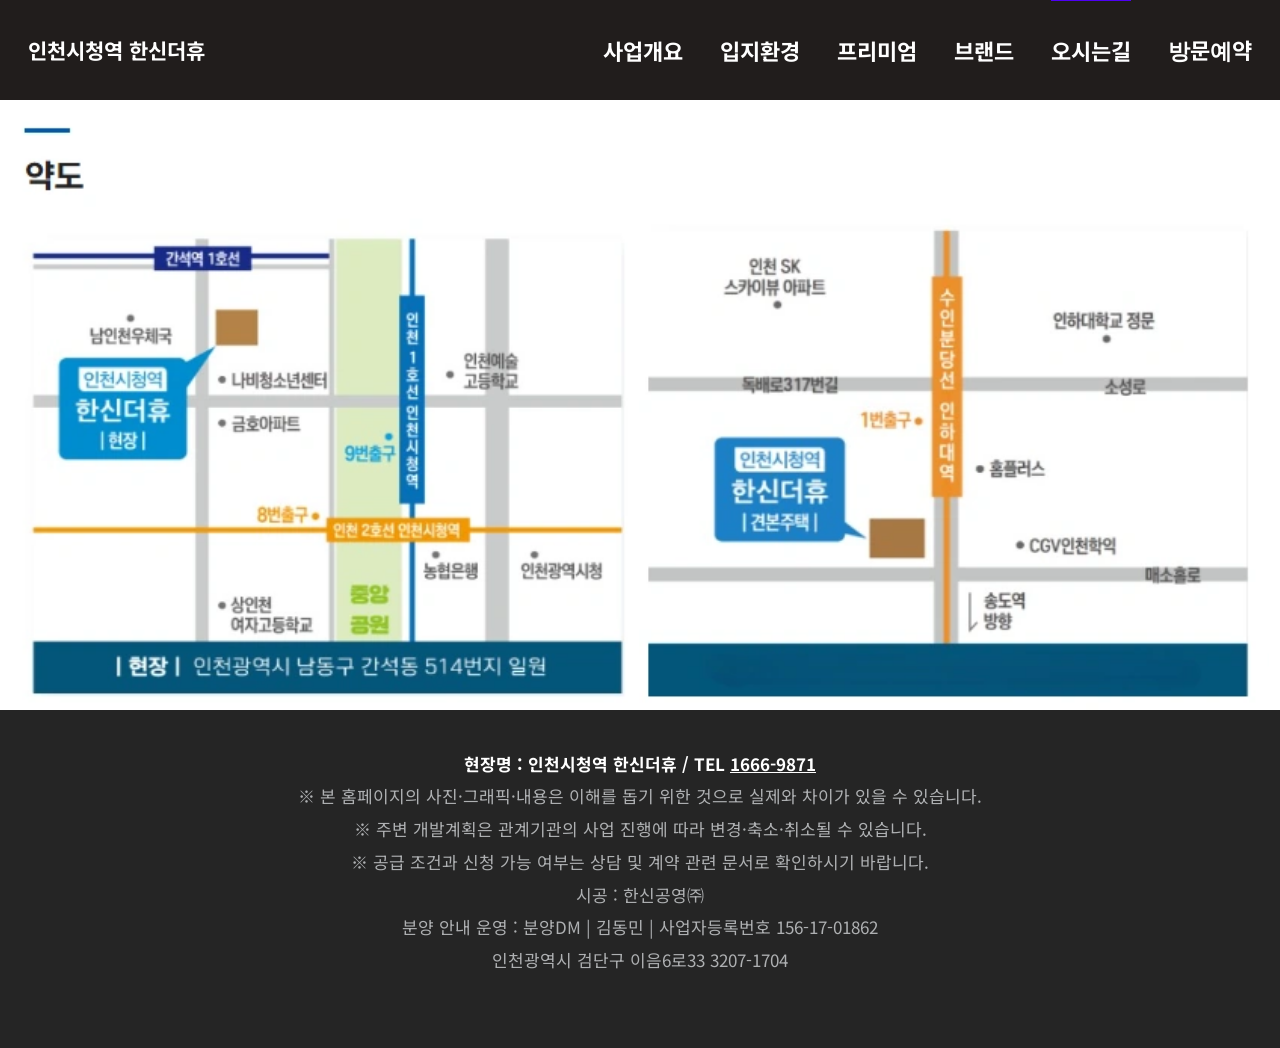
<file: 5/index.html>
<!doctype html><html lang="ko"><head><meta charset="utf-8"><meta name="viewport" content="width=device-width,initial-scale=1"><title>오시는길 | 인천시청역 한신더휴</title><meta name="description" content="인천시청역 한신더휴의 사업개요, 입지환경, 프리미엄, 브랜드, 오시는 길과 방문예약 안내."><meta name="robots" content="index,follow,max-image-preview:large,max-snippet:-1,max-video-preview:-1"><meta name="googlebot" content="index,follow,max-image-preview:large"><link rel="canonical" href="https://thehue-incheoncityhall.site/5/"><link rel="alternate" type="application/rss+xml" title="인천시청역 한신더휴 RSS" href="https://thehue-incheoncityhall.site/rss.xml"><meta property="og:locale" content="ko_KR"><meta property="og:type" content="website"><meta property="og:site_name" content="인천시청역 한신더휴"><meta property="og:title" content="오시는길 | 인천시청역 한신더휴"><meta property="og:description" content="인천시청역 한신더휴의 사업개요, 입지환경, 프리미엄, 브랜드, 오시는 길과 방문예약 안내."><meta property="og:url" content="https://thehue-incheoncityhall.site/5/"><meta property="og:image" content="https://thehue-incheoncityhall.site/assets/overview-official.png"><meta name="twitter:card" content="summary_large_image"><meta name="twitter:title" content="오시는길 | 인천시청역 한신더휴"><meta name="twitter:description" content="인천시청역 한신더휴의 사업개요, 입지환경, 프리미엄, 브랜드, 오시는 길과 방문예약 안내."><meta name="twitter:image" content="https://thehue-incheoncityhall.site/assets/overview-official.png"><script type="application/ld+json">{"@context":"https://schema.org","@graph":[{"@type":"WebSite","@id":"https://thehue-incheoncityhall.site/#website","url":"https://thehue-incheoncityhall.site/","name":"인천시청역 한신더휴","inLanguage":"ko-KR"},{"@type":"WebPage","@id":"https://thehue-incheoncityhall.site/5/#webpage","url":"https://thehue-incheoncityhall.site/5/","name":"오시는길 | 인천시청역 한신더휴","description":"인천시청역 한신더휴의 사업개요, 입지환경, 프리미엄, 브랜드, 오시는 길과 방문예약 안내.","isPartOf":{"@id":"https://thehue-incheoncityhall.site/#website"},"inLanguage":"ko-KR","about":{"@type":"Place","name":"인천시청역 한신더휴"},"primaryImageOfPage":{"@type":"ImageObject","url":"https://thehue-incheoncityhall.site/assets/overview-official.png","width":830,"height":1049,"encodingFormat":"image/png"}},{"@type":"BreadcrumbList","itemListElement":[{"@type":"ListItem","position":1,"name":"인천시청역 한신더휴","item":"https://thehue-incheoncityhall.site/"},{"@type":"ListItem","position":2,"name":"오시는길","item":"https://thehue-incheoncityhall.site/5/"}]}]}</script><link rel="stylesheet" href="/styles.css"><link rel="icon" href="/assets/brand-favicons/hanshin-20261003.png" type="image/png"/><link rel="shortcut icon" href="/assets/brand-favicons/hanshin-20261003.ico"/><meta property="og:image:width" content="830"><meta property="og:image:height" content="1049"><meta property="og:image:type" content="image/png"></head><body><header class="site-header"><a class="brand-name" href="/">인천시청역 한신더휴</a><nav class="nav" aria-label="주요 메뉴"><a href="/info">사업개요</a><a href="/3">입지환경</a><a href="/4">프리미엄</a><a href="/7">브랜드</a><a href="/5" aria-current="page">오시는길</a><a href="/6">방문예약</a></nav><button class="menu-toggle" aria-label="메뉴 열기" aria-expanded="false">☰</button></header><main><section class="stack poster-page"><img src="/assets/directions-official.webp" alt="오시는 길 약도" width="833" height="397" loading="eager" fetchpriority="high" decoding="async"></section></main><footer class="site-footer"><p><strong>현장명 : 인천시청역 한신더휴 / TEL <a href="tel:16669871">1666-9871</a></strong></p><p>※ 본 홈페이지의 사진·그래픽·내용은 이해를 돕기 위한 것으로 실제와 차이가 있을 수 있습니다.</p><p>※ 주변 개발계획은 관계기관의 사업 진행에 따라 변경·축소·취소될 수 있습니다.</p><p>※ 공급 조건과 신청 가능 여부는 상담 및 계약 관련 문서로 확인하시기 바랍니다.</p><p>시공 : 한신공영㈜</p><p>분양 안내 운영 : 분양DM | 김동민 | 사업자등록번호 156-17-01862</p><p>인천광역시 검단구 이음6로33 3207-1704</p></footer><div class="zoom-modal" role="dialog" aria-modal="true" aria-label="지역도 크게 보기"><button type="button" aria-label="닫기">×</button><img alt="지역도 확대 이미지"></div><script src="/site.js?v=20260924-reserve-open" defer></script></body></html>
</file>
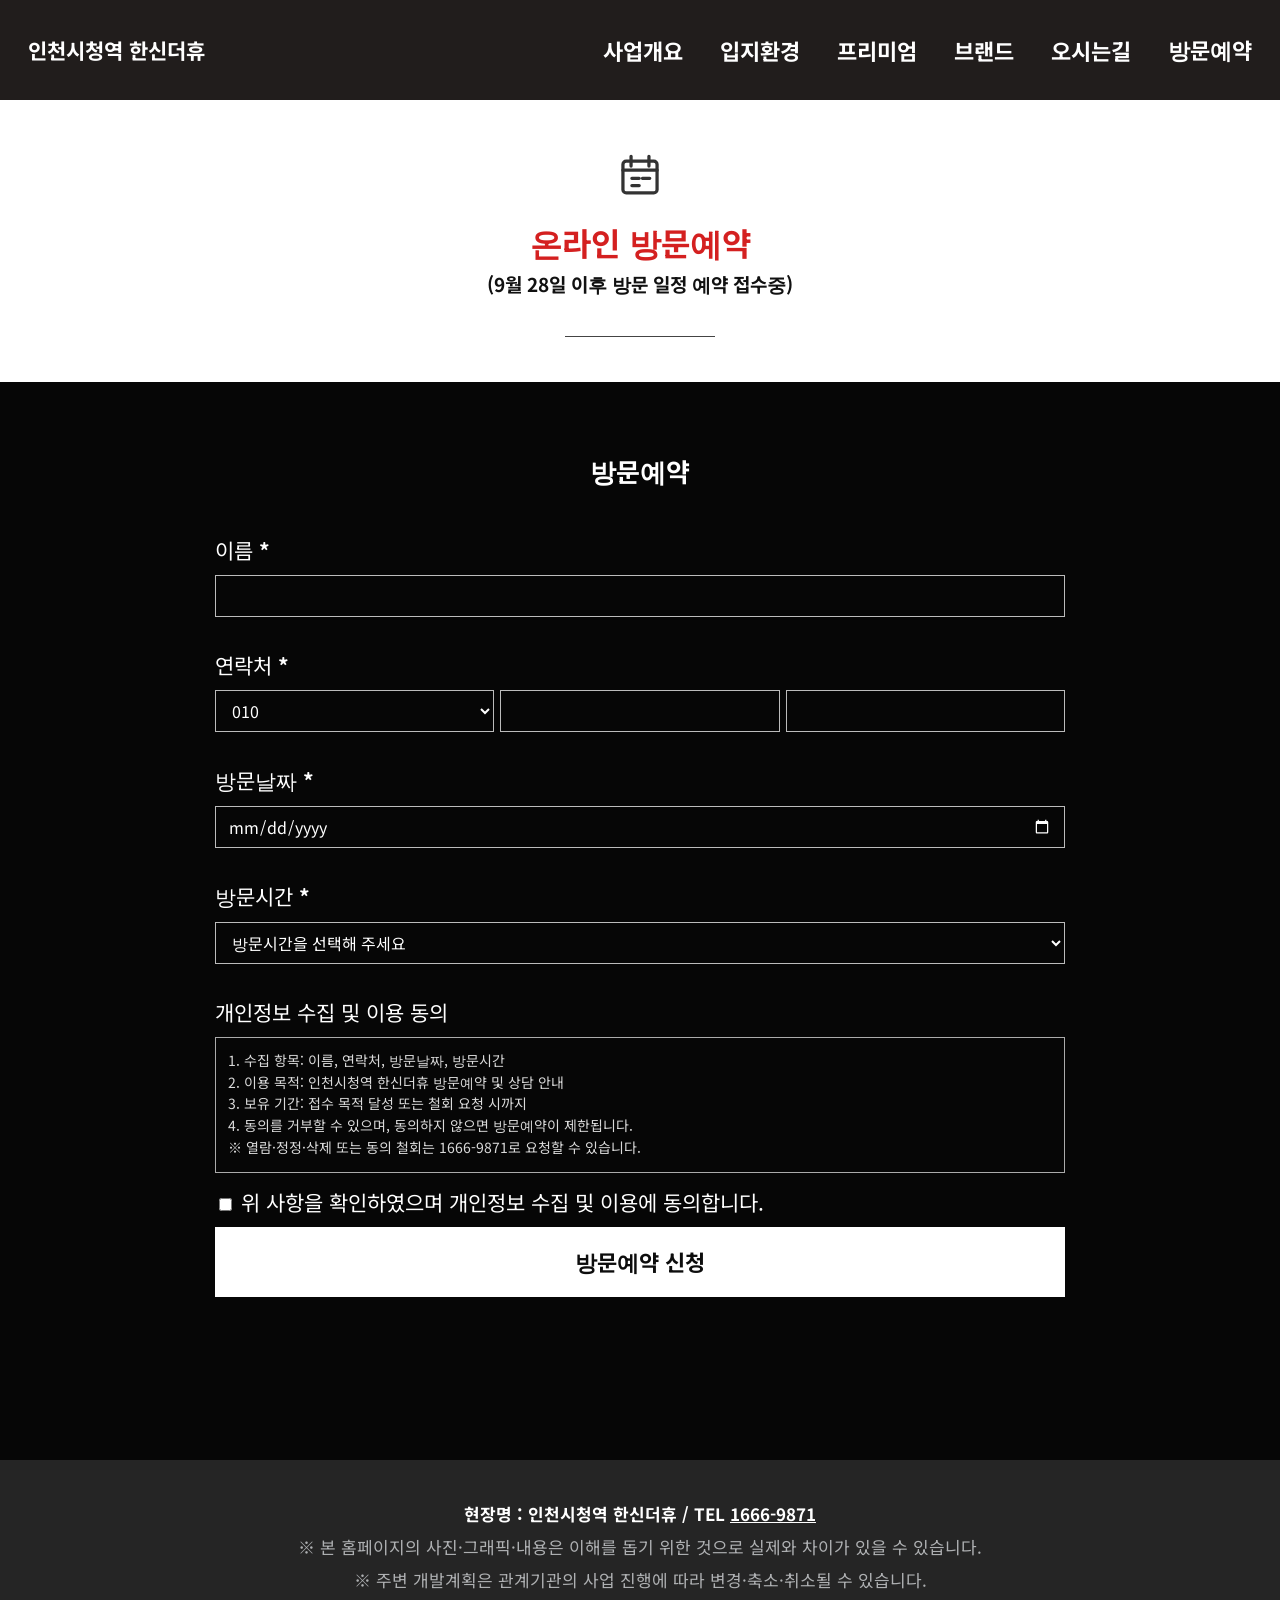
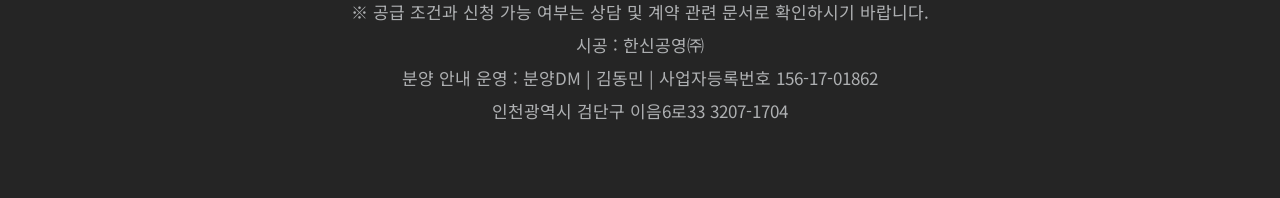
<file: 6/index.html>
<!doctype html><html lang="ko"><head><meta charset="utf-8"><meta name="viewport" content="width=device-width,initial-scale=1"><title>방문예약 | 인천시청역 한신더휴</title><meta name="description" content="인천시청역 한신더휴의 사업개요, 입지환경, 프리미엄, 브랜드, 오시는 길과 방문예약 안내."><meta name="robots" content="index,follow,max-image-preview:large,max-snippet:-1,max-video-preview:-1"><meta name="googlebot" content="index,follow,max-image-preview:large"><link rel="canonical" href="https://thehue-incheoncityhall.site/6/"><link rel="alternate" type="application/rss+xml" title="인천시청역 한신더휴 RSS" href="https://thehue-incheoncityhall.site/rss.xml"><meta property="og:locale" content="ko_KR"><meta property="og:type" content="website"><meta property="og:site_name" content="인천시청역 한신더휴"><meta property="og:title" content="방문예약 | 인천시청역 한신더휴"><meta property="og:description" content="인천시청역 한신더휴의 사업개요, 입지환경, 프리미엄, 브랜드, 오시는 길과 방문예약 안내."><meta property="og:url" content="https://thehue-incheoncityhall.site/6/"><meta property="og:image" content="https://thehue-incheoncityhall.site/assets/overview-official.png"><meta name="twitter:card" content="summary_large_image"><meta name="twitter:title" content="방문예약 | 인천시청역 한신더휴"><meta name="twitter:description" content="인천시청역 한신더휴의 사업개요, 입지환경, 프리미엄, 브랜드, 오시는 길과 방문예약 안내."><meta name="twitter:image" content="https://thehue-incheoncityhall.site/assets/overview-official.png"><script type="application/ld+json">{"@context":"https://schema.org","@graph":[{"@type":"WebSite","@id":"https://thehue-incheoncityhall.site/#website","url":"https://thehue-incheoncityhall.site/","name":"인천시청역 한신더휴","inLanguage":"ko-KR"},{"@type":"WebPage","@id":"https://thehue-incheoncityhall.site/6/#webpage","url":"https://thehue-incheoncityhall.site/6/","name":"방문예약 | 인천시청역 한신더휴","description":"인천시청역 한신더휴의 사업개요, 입지환경, 프리미엄, 브랜드, 오시는 길과 방문예약 안내.","isPartOf":{"@id":"https://thehue-incheoncityhall.site/#website"},"inLanguage":"ko-KR","about":{"@type":"Place","name":"인천시청역 한신더휴"},"primaryImageOfPage":{"@type":"ImageObject","url":"https://thehue-incheoncityhall.site/assets/overview-official.png","width":830,"height":1049,"encodingFormat":"image/png"}},{"@type":"BreadcrumbList","itemListElement":[{"@type":"ListItem","position":1,"name":"인천시청역 한신더휴","item":"https://thehue-incheoncityhall.site/"},{"@type":"ListItem","position":2,"name":"방문예약","item":"https://thehue-incheoncityhall.site/6/"}]}]}</script><link rel="stylesheet" href="/styles.css"><link rel="icon" href="/assets/brand-favicons/hanshin-20261003.png" type="image/png"/><link rel="shortcut icon" href="/assets/brand-favicons/hanshin-20261003.ico"/><meta property="og:image:width" content="830"><meta property="og:image:height" content="1049"><meta property="og:image:type" content="image/png"></head><body><header class="site-header"><a class="brand-name" href="/">인천시청역 한신더휴</a><nav class="nav" aria-label="주요 메뉴"><a href="/info">사업개요</a><a href="/3">입지환경</a><a href="/4">프리미엄</a><a href="/7">브랜드</a><a href="/5">오시는길</a><a href="/6" aria-current="page">방문예약</a></nav><button class="menu-toggle" aria-label="메뉴 열기" aria-expanded="false">☰</button></header><main><section class="reservation-intro" aria-labelledby="reserve-title"><svg class="reservation-icon" viewBox="0 0 64 64" aria-hidden="true"><rect x="11" y="15" width="42" height="39" rx="4" fill="none" stroke="currentColor" stroke-width="4"/><path d="M11 26h42M21 9v12M43 9v12M22 36h9M35 36h9M22 45h9" fill="none" stroke="currentColor" stroke-width="4" stroke-linecap="round"/></svg><h2 id="reserve-title">온라인 방문예약</h2><p>(9월 28일 이후 방문 일정 예약 접수중)</p><span class="intro-rule" aria-hidden="true"></span></section><section class="lead-section" id="reservation"><form class="lead-form" method="post" action="/api/interest"><h2>방문예약</h2><input type="hidden" name="site" value="인천시청역 한신더휴"><input class="bot-field" type="text" name="website" tabindex="-1" autocomplete="off" aria-hidden="true"><div class="field"><label for="name">이름 <b>*</b></label><input id="name" name="name" autocomplete="name" maxlength="40" required></div><div class="field"><label for="phone1">연락처 <b>*</b></label><div class="phone-parts"><select id="phone1" data-phone aria-label="연락처 앞자리"><option value="010">010</option></select><input data-phone aria-label="연락처 가운데 자리" inputmode="numeric" maxlength="4" pattern="[0-9]{4}" required><input data-phone aria-label="연락처 마지막 자리" inputmode="numeric" maxlength="4" pattern="[0-9]{4}" required></div></div><div class="field"><label for="visit-date">방문날짜 <b>*</b></label><input id="visit-date" name="visit_date" type="date" min="2026-09-28" required></div><div class="field"><label for="visit-time">방문시간 <b>*</b></label><select id="visit-time" name="visit_time" required><option value="">방문시간을 선택해 주세요</option><option value="10:00">오전 10시</option><option value="10:30">오전 10시 30분</option><option value="11:00">오전 11시</option><option value="11:30">오전 11시 30분</option><option value="12:00">오후 12시</option><option value="12:30">오후 12시 30분</option><option value="13:00">오후 1시</option><option value="13:30">오후 1시 30분</option><option value="14:00">오후 2시</option><option value="14:30">오후 2시 30분</option><option value="15:00">오후 3시</option><option value="15:30">오후 3시 30분</option><option value="16:00">오후 4시</option><option value="16:30">오후 4시 30분</option><option value="17:00">오후 5시</option><option value="17:30">오후 5시 30분</option><option value="18:00">오후 6시</option></select></div><div class="field"><label>개인정보 수집 및 이용 동의</label><div class="consent-text">1. 수집 항목: 이름, 연락처, 방문날짜, 방문시간<br>2. 이용 목적: 인천시청역 한신더휴 방문예약 및 상담 안내<br>3. 보유 기간: 접수 목적 달성 또는 철회 요청 시까지<br>4. 동의를 거부할 수 있으며, 동의하지 않으면 방문예약이 제한됩니다.<br>※ 열람·정정·삭제 또는 동의 철회는 1666-9871로 요청할 수 있습니다.</div><label class="agree"><input type="checkbox" name="consent" value="yes" required> 위 사항을 확인하였으며 개인정보 수집 및 이용에 동의합니다.</label><button class="form-submit" type="submit">방문예약 신청</button><p class="form-status" role="status" aria-live="polite"></p></div></form></section></main><footer class="site-footer"><p><strong>현장명 : 인천시청역 한신더휴 / TEL <a href="tel:16669871">1666-9871</a></strong></p><p>※ 본 홈페이지의 사진·그래픽·내용은 이해를 돕기 위한 것으로 실제와 차이가 있을 수 있습니다.</p><p>※ 주변 개발계획은 관계기관의 사업 진행에 따라 변경·축소·취소될 수 있습니다.</p><p>※ 공급 조건과 신청 가능 여부는 상담 및 계약 관련 문서로 확인하시기 바랍니다.</p><p>시공 : 한신공영㈜</p><p>분양 안내 운영 : 분양DM | 김동민 | 사업자등록번호 156-17-01862</p><p>인천광역시 검단구 이음6로33 3207-1704</p></footer><div class="zoom-modal" role="dialog" aria-modal="true" aria-label="지역도 크게 보기"><button type="button" aria-label="닫기">×</button><img alt="지역도 확대 이미지"></div><script src="/site.js?v=20260924-reserve-open" defer></script></body></html>
</file>
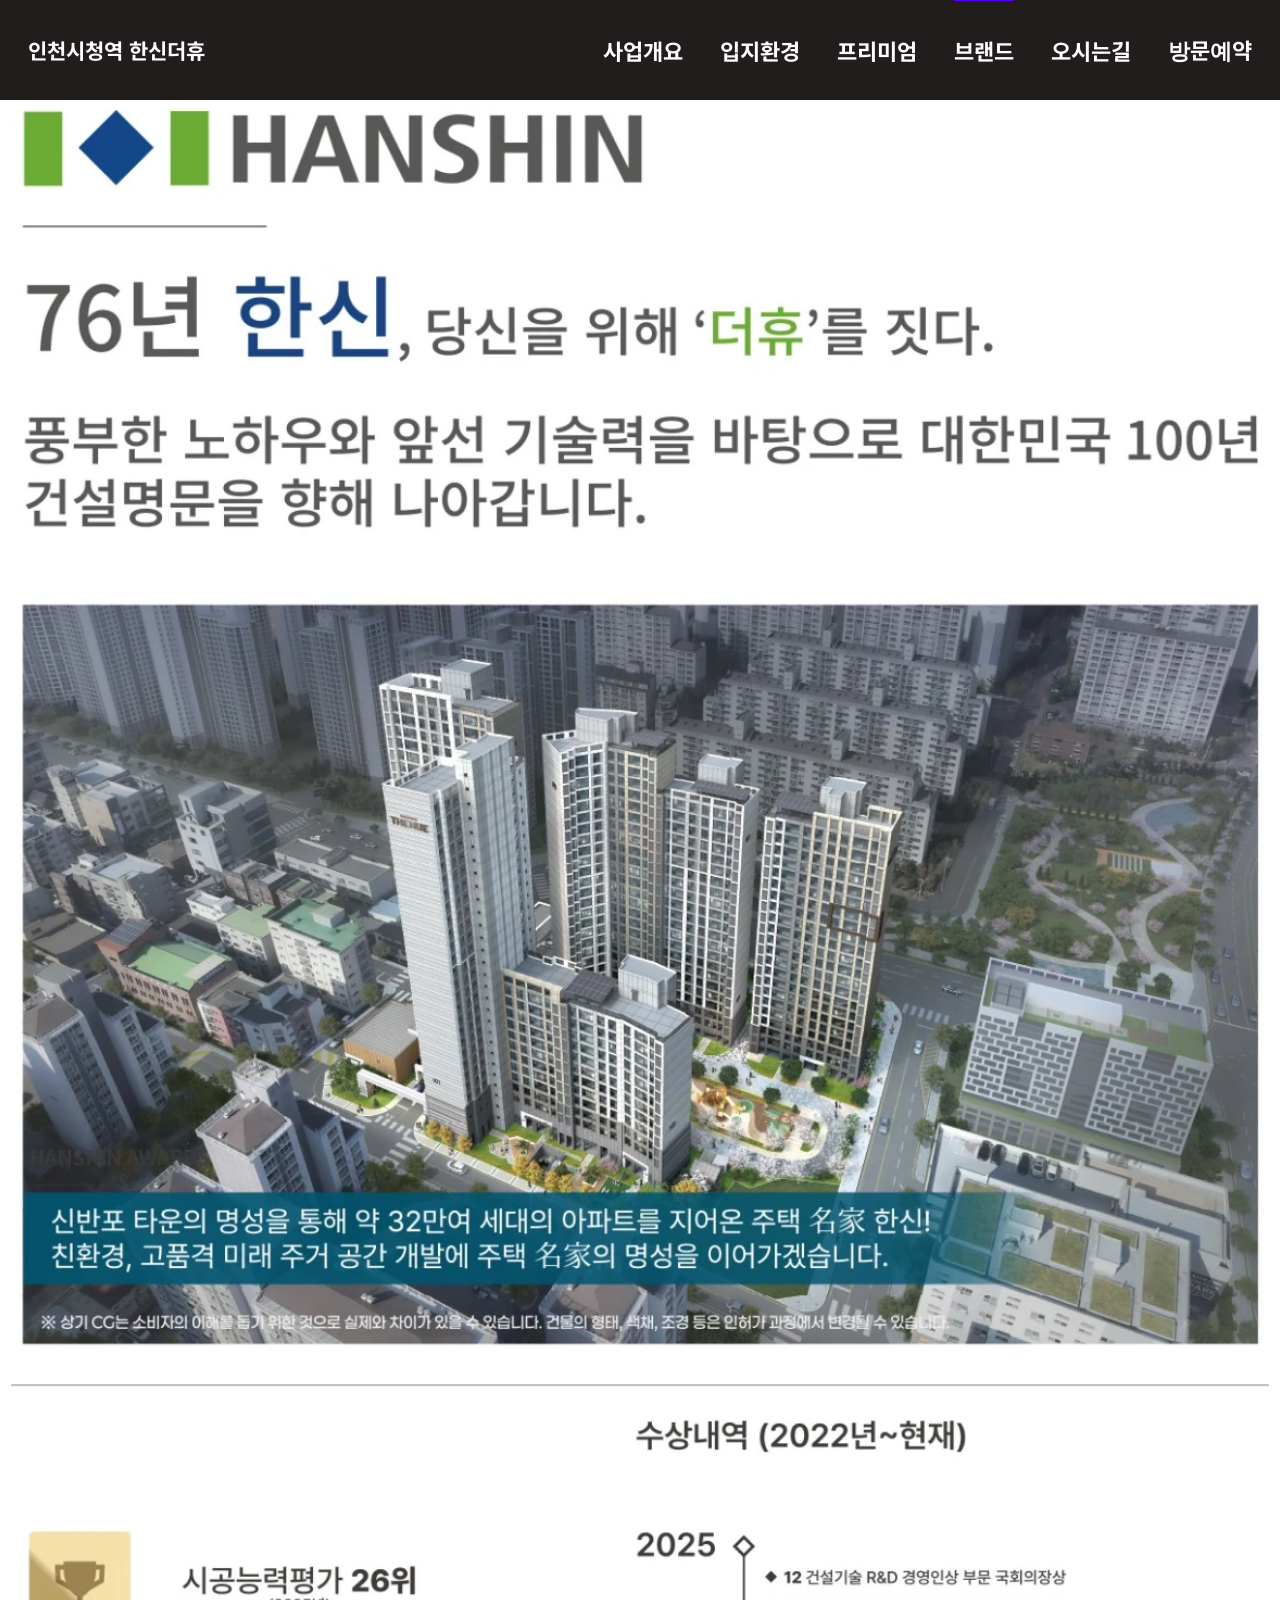
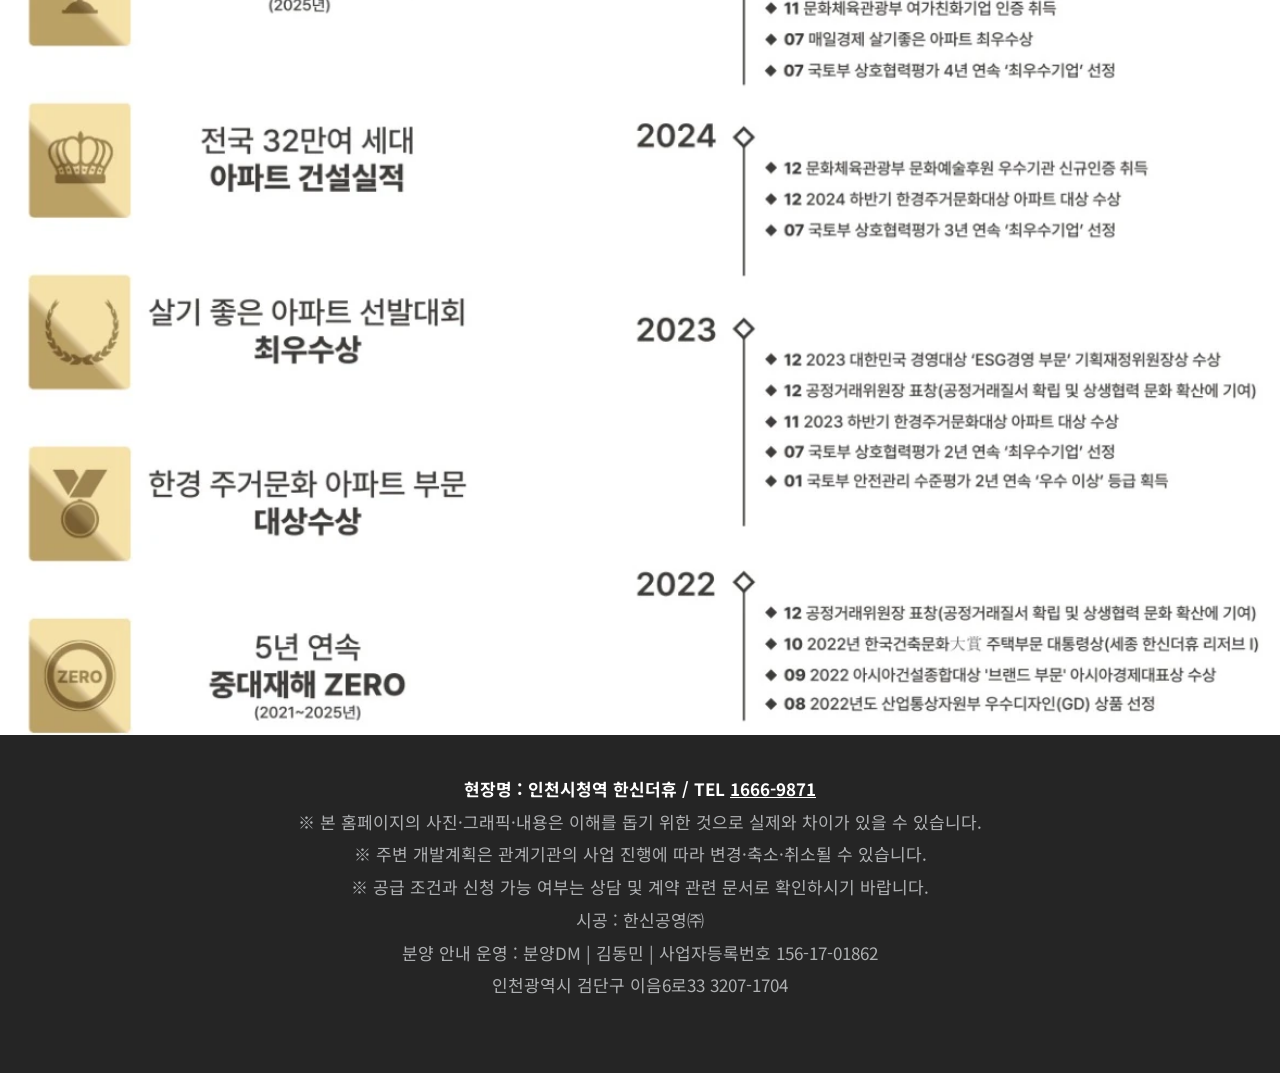
<file: 7/index.html>
<!doctype html><html lang="ko"><head><meta charset="utf-8"><meta name="viewport" content="width=device-width,initial-scale=1"><title>브랜드 | 인천시청역 한신더휴</title><meta name="description" content="인천시청역 한신더휴의 사업개요, 입지환경, 프리미엄, 브랜드, 오시는 길과 방문예약 안내."><meta name="robots" content="index,follow,max-image-preview:large,max-snippet:-1,max-video-preview:-1"><meta name="googlebot" content="index,follow,max-image-preview:large"><link rel="canonical" href="https://thehue-incheoncityhall.site/7/"><link rel="alternate" type="application/rss+xml" title="인천시청역 한신더휴 RSS" href="https://thehue-incheoncityhall.site/rss.xml"><meta property="og:locale" content="ko_KR"><meta property="og:type" content="website"><meta property="og:site_name" content="인천시청역 한신더휴"><meta property="og:title" content="브랜드 | 인천시청역 한신더휴"><meta property="og:description" content="인천시청역 한신더휴의 사업개요, 입지환경, 프리미엄, 브랜드, 오시는 길과 방문예약 안내."><meta property="og:url" content="https://thehue-incheoncityhall.site/7/"><meta property="og:image" content="https://thehue-incheoncityhall.site/assets/overview-official.png"><meta name="twitter:card" content="summary_large_image"><meta name="twitter:title" content="브랜드 | 인천시청역 한신더휴"><meta name="twitter:description" content="인천시청역 한신더휴의 사업개요, 입지환경, 프리미엄, 브랜드, 오시는 길과 방문예약 안내."><meta name="twitter:image" content="https://thehue-incheoncityhall.site/assets/overview-official.png"><script type="application/ld+json">{"@context":"https://schema.org","@graph":[{"@type":"WebSite","@id":"https://thehue-incheoncityhall.site/#website","url":"https://thehue-incheoncityhall.site/","name":"인천시청역 한신더휴","inLanguage":"ko-KR"},{"@type":"WebPage","@id":"https://thehue-incheoncityhall.site/7/#webpage","url":"https://thehue-incheoncityhall.site/7/","name":"브랜드 | 인천시청역 한신더휴","description":"인천시청역 한신더휴의 사업개요, 입지환경, 프리미엄, 브랜드, 오시는 길과 방문예약 안내.","isPartOf":{"@id":"https://thehue-incheoncityhall.site/#website"},"inLanguage":"ko-KR","about":{"@type":"Place","name":"인천시청역 한신더휴"},"primaryImageOfPage":{"@type":"ImageObject","url":"https://thehue-incheoncityhall.site/assets/overview-official.png","width":830,"height":1049,"encodingFormat":"image/png"}},{"@type":"BreadcrumbList","itemListElement":[{"@type":"ListItem","position":1,"name":"인천시청역 한신더휴","item":"https://thehue-incheoncityhall.site/"},{"@type":"ListItem","position":2,"name":"브랜드","item":"https://thehue-incheoncityhall.site/7/"}]}]}</script><link rel="stylesheet" href="/styles.css"><link rel="icon" href="/assets/brand-favicons/hanshin-20261003.png" type="image/png"/><link rel="shortcut icon" href="/assets/brand-favicons/hanshin-20261003.ico"/><meta property="og:image:width" content="830"><meta property="og:image:height" content="1049"><meta property="og:image:type" content="image/png"></head><body><header class="site-header"><a class="brand-name" href="/">인천시청역 한신더휴</a><nav class="nav" aria-label="주요 메뉴"><a href="/info">사업개요</a><a href="/3">입지환경</a><a href="/4">프리미엄</a><a href="/7" aria-current="page">브랜드</a><a href="/5">오시는길</a><a href="/6">방문예약</a></nav><button class="menu-toggle" aria-label="메뉴 열기" aria-expanded="false">☰</button></header><main><section class="stack poster-page"><img src="/assets/brand-official.webp" alt="한신공영 브랜드 소개" width="1158" height="2048" loading="eager" fetchpriority="high" decoding="async"></section></main><footer class="site-footer"><p><strong>현장명 : 인천시청역 한신더휴 / TEL <a href="tel:16669871">1666-9871</a></strong></p><p>※ 본 홈페이지의 사진·그래픽·내용은 이해를 돕기 위한 것으로 실제와 차이가 있을 수 있습니다.</p><p>※ 주변 개발계획은 관계기관의 사업 진행에 따라 변경·축소·취소될 수 있습니다.</p><p>※ 공급 조건과 신청 가능 여부는 상담 및 계약 관련 문서로 확인하시기 바랍니다.</p><p>시공 : 한신공영㈜</p><p>분양 안내 운영 : 분양DM | 김동민 | 사업자등록번호 156-17-01862</p><p>인천광역시 검단구 이음6로33 3207-1704</p></footer><div class="zoom-modal" role="dialog" aria-modal="true" aria-label="지역도 크게 보기"><button type="button" aria-label="닫기">×</button><img alt="지역도 확대 이미지"></div><script src="/site.js?v=20260924-reserve-open" defer></script></body></html>
</file>
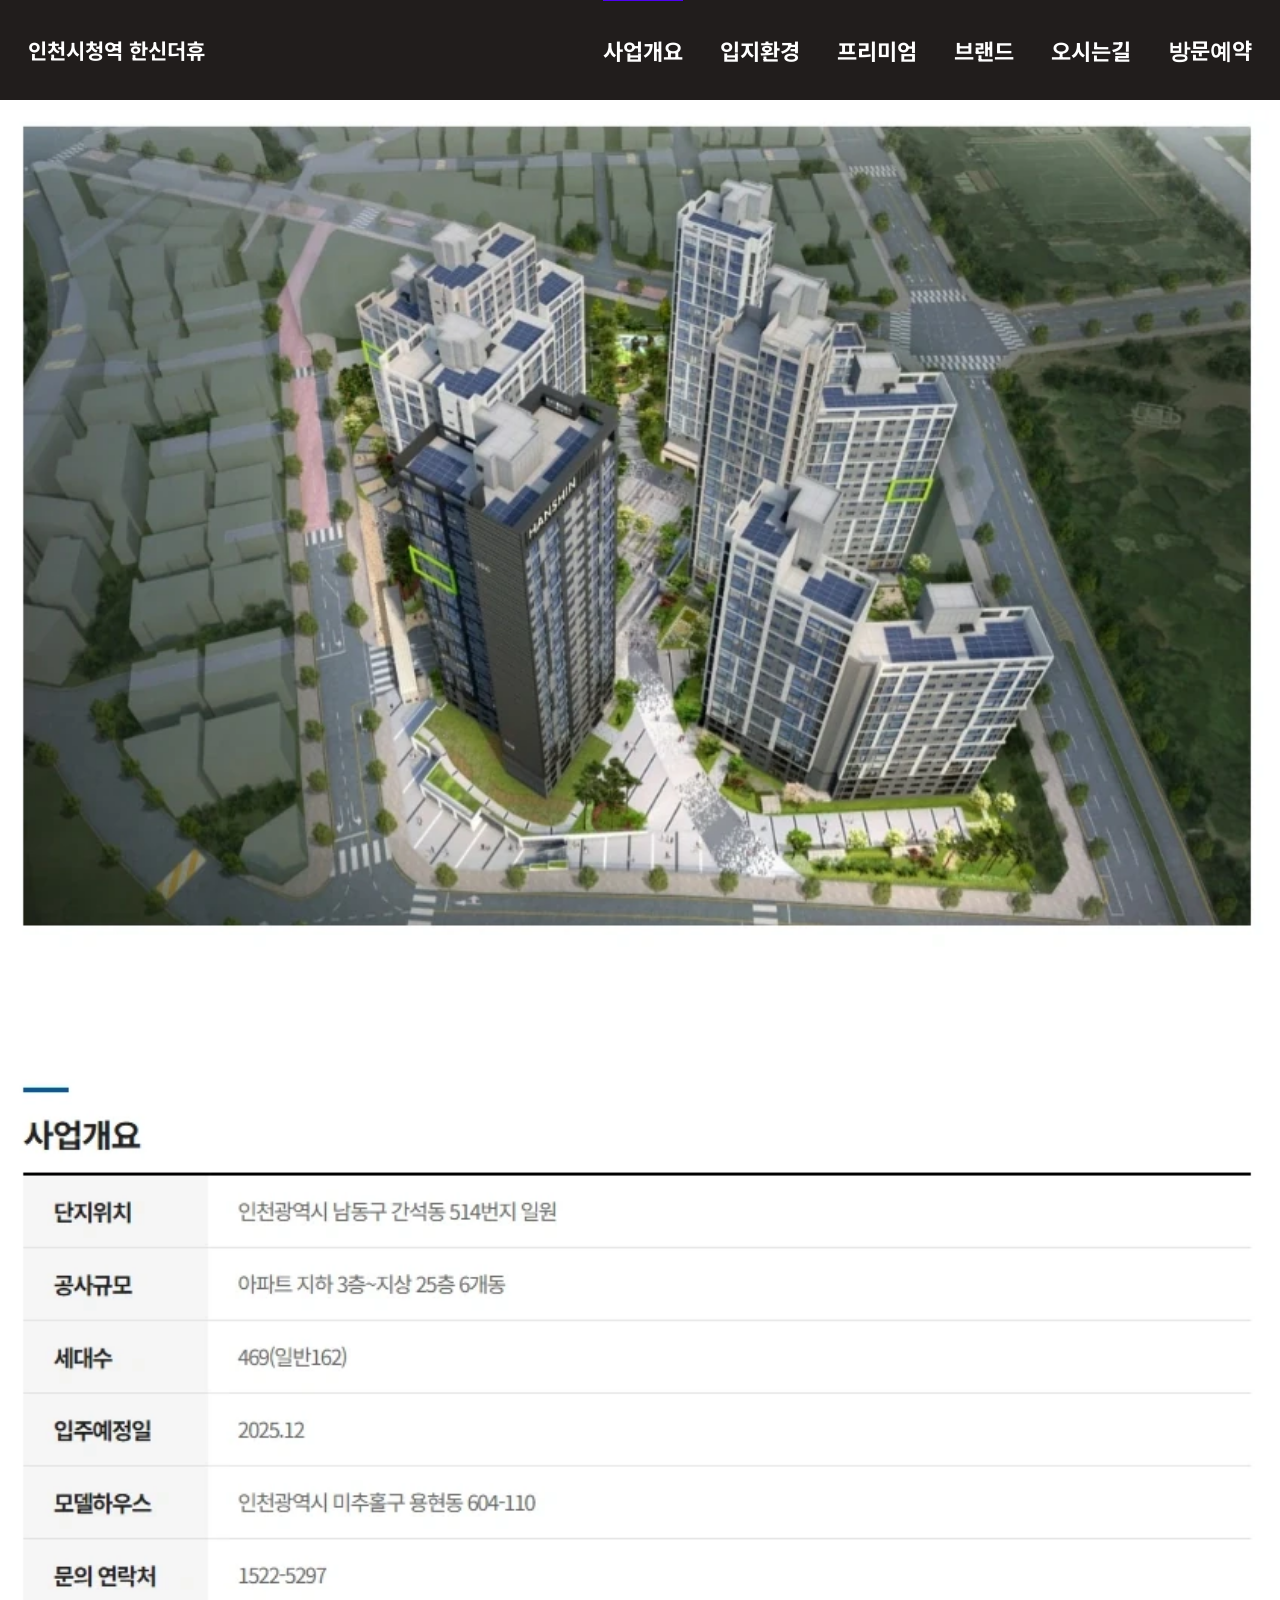
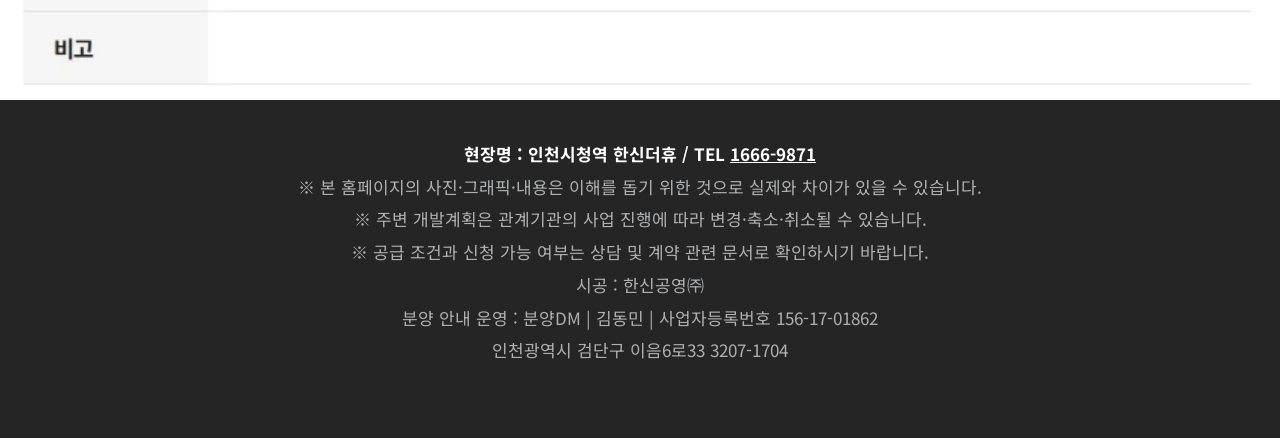
<file: info/index.html>
<!doctype html><html lang="ko"><head><meta charset="utf-8"><meta name="viewport" content="width=device-width,initial-scale=1"><title>사업개요 | 인천시청역 한신더휴</title><meta name="description" content="인천시청역 한신더휴의 사업개요, 입지환경, 프리미엄, 브랜드, 오시는 길과 방문예약 안내."><meta name="robots" content="index,follow,max-image-preview:large,max-snippet:-1,max-video-preview:-1"><meta name="googlebot" content="index,follow,max-image-preview:large"><link rel="canonical" href="https://thehue-incheoncityhall.site/info/"><link rel="alternate" type="application/rss+xml" title="인천시청역 한신더휴 RSS" href="https://thehue-incheoncityhall.site/rss.xml"><meta property="og:locale" content="ko_KR"><meta property="og:type" content="website"><meta property="og:site_name" content="인천시청역 한신더휴"><meta property="og:title" content="사업개요 | 인천시청역 한신더휴"><meta property="og:description" content="인천시청역 한신더휴의 사업개요, 입지환경, 프리미엄, 브랜드, 오시는 길과 방문예약 안내."><meta property="og:url" content="https://thehue-incheoncityhall.site/info/"><meta property="og:image" content="https://thehue-incheoncityhall.site/assets/overview-official.png"><meta name="twitter:card" content="summary_large_image"><meta name="twitter:title" content="사업개요 | 인천시청역 한신더휴"><meta name="twitter:description" content="인천시청역 한신더휴의 사업개요, 입지환경, 프리미엄, 브랜드, 오시는 길과 방문예약 안내."><meta name="twitter:image" content="https://thehue-incheoncityhall.site/assets/overview-official.png"><script type="application/ld+json">{"@context":"https://schema.org","@graph":[{"@type":"WebSite","@id":"https://thehue-incheoncityhall.site/#website","url":"https://thehue-incheoncityhall.site/","name":"인천시청역 한신더휴","inLanguage":"ko-KR"},{"@type":"WebPage","@id":"https://thehue-incheoncityhall.site/info/#webpage","url":"https://thehue-incheoncityhall.site/info/","name":"사업개요 | 인천시청역 한신더휴","description":"인천시청역 한신더휴의 사업개요, 입지환경, 프리미엄, 브랜드, 오시는 길과 방문예약 안내.","isPartOf":{"@id":"https://thehue-incheoncityhall.site/#website"},"inLanguage":"ko-KR","about":{"@type":"Place","name":"인천시청역 한신더휴"},"primaryImageOfPage":{"@type":"ImageObject","url":"https://thehue-incheoncityhall.site/assets/overview-official.png","width":830,"height":1049,"encodingFormat":"image/png"}},{"@type":"BreadcrumbList","itemListElement":[{"@type":"ListItem","position":1,"name":"인천시청역 한신더휴","item":"https://thehue-incheoncityhall.site/"},{"@type":"ListItem","position":2,"name":"사업개요","item":"https://thehue-incheoncityhall.site/info/"}]}]}</script><link rel="stylesheet" href="/styles.css"><link rel="icon" href="/assets/brand-favicons/hanshin-20261003.png" type="image/png"/><link rel="shortcut icon" href="/assets/brand-favicons/hanshin-20261003.ico"/><meta property="og:image:width" content="830"><meta property="og:image:height" content="1049"><meta property="og:image:type" content="image/png"></head><body><header class="site-header"><a class="brand-name" href="/">인천시청역 한신더휴</a><nav class="nav" aria-label="주요 메뉴"><a href="/info" aria-current="page">사업개요</a><a href="/3">입지환경</a><a href="/4">프리미엄</a><a href="/7">브랜드</a><a href="/5">오시는길</a><a href="/6">방문예약</a></nav><button class="menu-toggle" aria-label="메뉴 열기" aria-expanded="false">☰</button></header><main><section class="stack poster-page"><img src="/assets/overview-official.webp" alt="조감도와 사업개요" width="830" height="1049" loading="eager" fetchpriority="high" decoding="async"></section></main><footer class="site-footer"><p><strong>현장명 : 인천시청역 한신더휴 / TEL <a href="tel:16669871">1666-9871</a></strong></p><p>※ 본 홈페이지의 사진·그래픽·내용은 이해를 돕기 위한 것으로 실제와 차이가 있을 수 있습니다.</p><p>※ 주변 개발계획은 관계기관의 사업 진행에 따라 변경·축소·취소될 수 있습니다.</p><p>※ 공급 조건과 신청 가능 여부는 상담 및 계약 관련 문서로 확인하시기 바랍니다.</p><p>시공 : 한신공영㈜</p><p>분양 안내 운영 : 분양DM | 김동민 | 사업자등록번호 156-17-01862</p><p>인천광역시 검단구 이음6로33 3207-1704</p></footer><div class="zoom-modal" role="dialog" aria-modal="true" aria-label="지역도 크게 보기"><button type="button" aria-label="닫기">×</button><img alt="지역도 확대 이미지"></div><script src="/site.js?v=20260924-reserve-open" defer></script></body></html>
</file>
<file: styles.css>
@font-face{font-family:NotoKR;src:url('/assets/NotoSansKR-subset.ttf') format('truetype');font-display:swap}
:root{--nav:#211d1c;--navy:#102d49;--text:#202832}
*{box-sizing:border-box}html{scroll-behavior:smooth}body{margin:0;color:var(--text);font-family:NotoKR,'Noto Sans KR',sans-serif}a{color:inherit;text-decoration:none}button,input,select,textarea{font:inherit}
.site-header{height:100px;background:var(--nav);color:#fff;display:flex;align-items:center;justify-content:space-between;padding:0 28px;position:sticky;top:0;z-index:50;gap:20px}
.brand-name{font-size:21px;font-weight:700;white-space:nowrap}.nav{display:flex;align-items:center;gap:37px;font-size:22px;font-weight:700}.nav a{white-space:nowrap;position:relative}.nav a[aria-current=page]:before{content:'';height:4px;width:100%;background:#4f00f5;position:absolute;left:0;top:-37px}.menu-toggle{display:none;background:transparent;border:0;color:#fff;font-size:32px;cursor:pointer}
.hero{height:calc(100svh - 100px);min-height:640px;background:linear-gradient(rgba(8,47,82,.92),rgba(8,47,82,.92)),url('/assets/rendering.jpg') center/cover;color:white;display:flex;align-items:center;justify-content:center;text-align:center}.hero .overline{font-size:35px;letter-spacing:.4em;margin:0 0 20px}.hero .latin{font-size:clamp(84px,10vw,142px);letter-spacing:.12em;line-height:1.1;font-weight:400;margin:0}.hero .project{font-size:clamp(33px,4vw,53px);font-weight:700;margin:20px 0 0}
.stack{max-width:1258px;margin:auto}.stack img{display:block;width:100%;height:auto}.home-posters{padding-top:38px;padding-bottom:45px}.home-posters img{margin-bottom:34px}.poster-page img+img{margin-top:24px}.nav a:focus-visible,.shortcut:focus-visible,.form-submit:focus-visible{outline:4px solid #b4956d;outline-offset:2px}
.home-shortcuts{display:grid;grid-template-columns:3fr repeat(3,1fr);max-width:1280px;margin:auto;min-height:254px;font-family:NotoKR,'Noto Sans KR',sans-serif}.status-tiles{display:grid;grid-template-rows:1fr 1fr;text-align:center;font-size:25px;font-weight:700}.status-tiles>div{display:flex;align-items:center;justify-content:center;padding:14px}.households,.shortcut-overview{background:#3e3b4d;color:#fff}.open-date,.shortcut-premium{background:#f0f1f3;color:#111}.shortcut-location{background:#38aaa5;color:#fff}.shortcut{display:flex;flex-direction:column;align-items:center;justify-content:center;gap:22px;text-align:center;font-size:23px;font-weight:700;transition:filter .2s}.shortcut:hover{filter:brightness(.96)}.shortcut svg{width:68px;height:68px;fill:none;stroke:currentColor;stroke-width:3;stroke-linejoin:round;stroke-linecap:round}.shortcut span:before{content:'';display:block;width:32px;height:1px;background:currentColor;margin:0 auto 19px}
.reservation-intro{max-width:1258px;margin:auto;padding:49px 18px 45px;text-align:center;background:#fff;color:#111}.reservation-icon{width:52px;height:52px;color:#333}.reservation-intro h2{font-size:32px;line-height:1.25;color:#d42020;margin:16px 0 8px}.reservation-intro p{font-size:19px;font-weight:700;margin:0}.intro-rule{display:block;width:150px;height:1px;background:#444;margin:37px auto 0}
.fine-print{max-width:1258px;margin:8px auto 38px;color:#737a81;font-size:17px;line-height:1.7;padding:0 10px}
.lead-section{background:#060606;color:#fff;padding:70px 20px 90px}.lead-form{max-width:850px;margin:auto}.lead-form h2{font-size:26px;text-align:center;margin:0 0 44px}.field{margin-bottom:33px}.field label{display:block;font-size:21px;margin-bottom:10px}.field input:not([type=checkbox]),.field select{width:100%;height:42px;background:transparent;color:#fff;border:1px solid #bbb;border-radius:0;padding:4px 12px;outline:none}.field input:focus,.field select:focus{border-color:#fff}.field select option{color:#111}.field input[type=date]{color-scheme:dark}.phone-parts{display:grid;grid-template-columns:repeat(3,1fr);gap:6px}.consent-text{width:100%;height:136px;border:1px solid #aaa;color:#dadada;padding:12px;font-size:14px;line-height:1.55;overflow:auto}.agree{display:flex;gap:10px;align-items:center;margin:14px 0 35px;font-size:17px}.agree input{accent-color:#fff}.form-submit{display:block;width:100%;border:1px solid #fff;background:#fff;color:#0d0d0d;font-size:22px;padding:17px;cursor:pointer;font-weight:700}.form-submit:disabled{opacity:.65;cursor:not-allowed}.form-status{min-height:1.5em;text-align:center;color:#f1d5bb}
.site-footer{background:#252525;color:#aeb0b2;text-align:center;padding:36px 22px 70px;font-size:17px;line-height:1.75}.site-footer strong{color:white}.site-footer p{margin:3px 0}.site-footer a{text-decoration:underline}.poster-page{padding-top:10px;min-height:calc(100svh - 360px)}
.zoom-modal{position:fixed;inset:0;background:rgba(0,0,0,.94);z-index:100;display:none;overflow:auto;padding:45px 20px}.zoom-modal.show{display:block}.zoom-modal img{display:block;width:min(1258px,100%);height:auto;margin:auto}.zoom-modal button{position:fixed;right:20px;top:14px;color:#fff;background:none;border:0;font-size:38px;cursor:pointer}
.map-zoom{display:block;margin:15px auto 35px;padding:9px 22px;border:1px solid #54616c;background:#fff;color:#253c51;cursor:pointer}.bot-field{position:absolute;left:-9999px;width:1px;height:1px;opacity:0}
@media(max-width:1100px){.site-header{height:75px}.brand-name{font-size:17px}.nav{gap:18px;font-size:16px}.hero{height:calc(100svh - 75px)}}
@media(max-width:760px){.site-header{height:63px;padding:0 14px}.brand-name{font-size:15px}.menu-toggle{display:block;font-size:25px}.nav{display:none;position:absolute;top:63px;left:0;right:0;background:var(--nav);padding:16px 22px 24px;flex-direction:column;align-items:stretch;gap:0}.nav.open{display:flex}.nav a{padding:12px 0;font-size:18px}.nav a[aria-current=page]:before{top:0;height:2px;width:40px}.hero{height:calc(100svh - 63px);min-height:520px}.hero .overline{font-size:19px;letter-spacing:.2em}.hero .latin{font-size:clamp(54px,13vw,86px);letter-spacing:.08em}.hero .project{font-size:26px}.home-shortcuts{grid-template-columns:repeat(3,1fr)}.status-tiles{grid-column:1/-1;grid-template-rows:repeat(2,minmax(68px,auto));font-size:20px}.shortcut{min-height:150px;gap:8px;font-size:15px;padding:12px 3px}.shortcut svg{width:43px;height:43px}.shortcut span:before{width:24px;margin-bottom:11px}.reservation-intro{padding:36px 14px}.reservation-intro h2{font-size:25px}.reservation-intro p{font-size:15px}.home-posters{padding-top:22px;padding-bottom:15px}.home-posters img{margin-bottom:16px}.lead-section{padding:48px 22px}.field label{font-size:18px}.site-footer{font-size:12px}}
</file>
